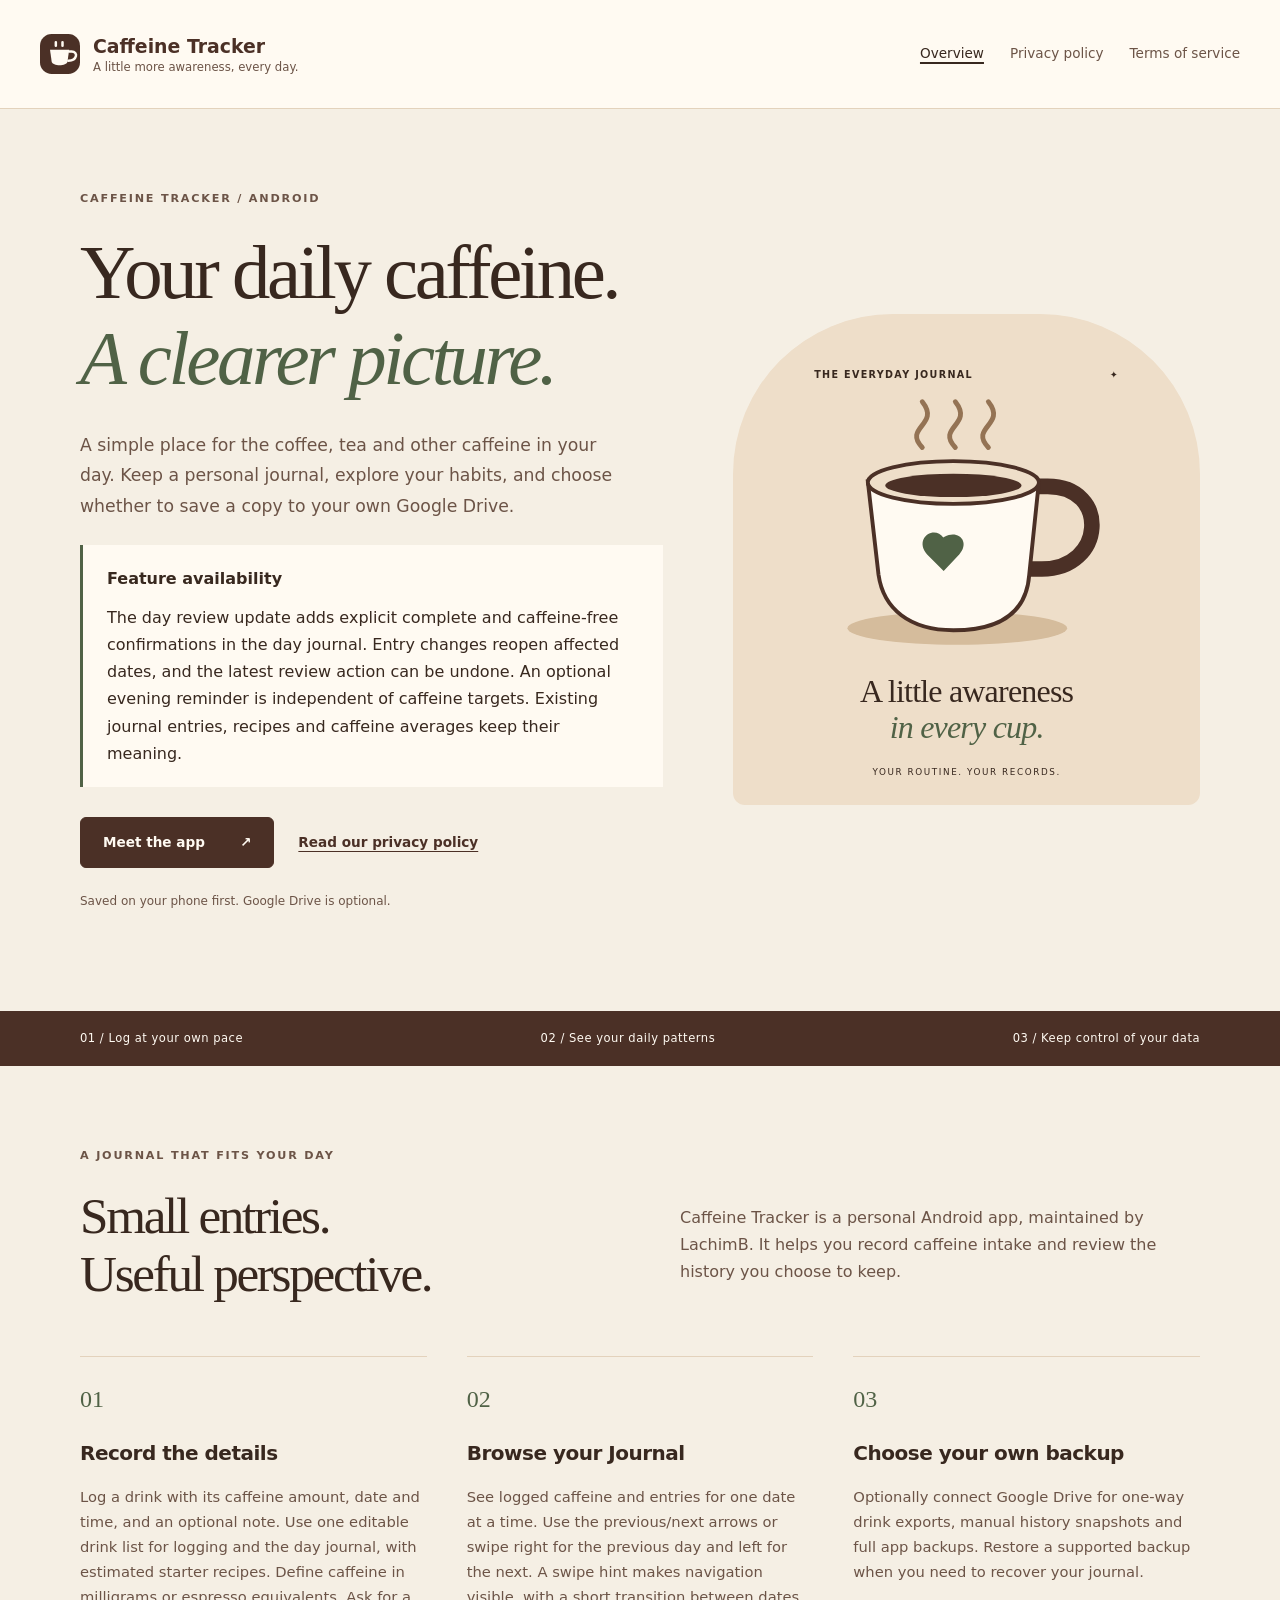
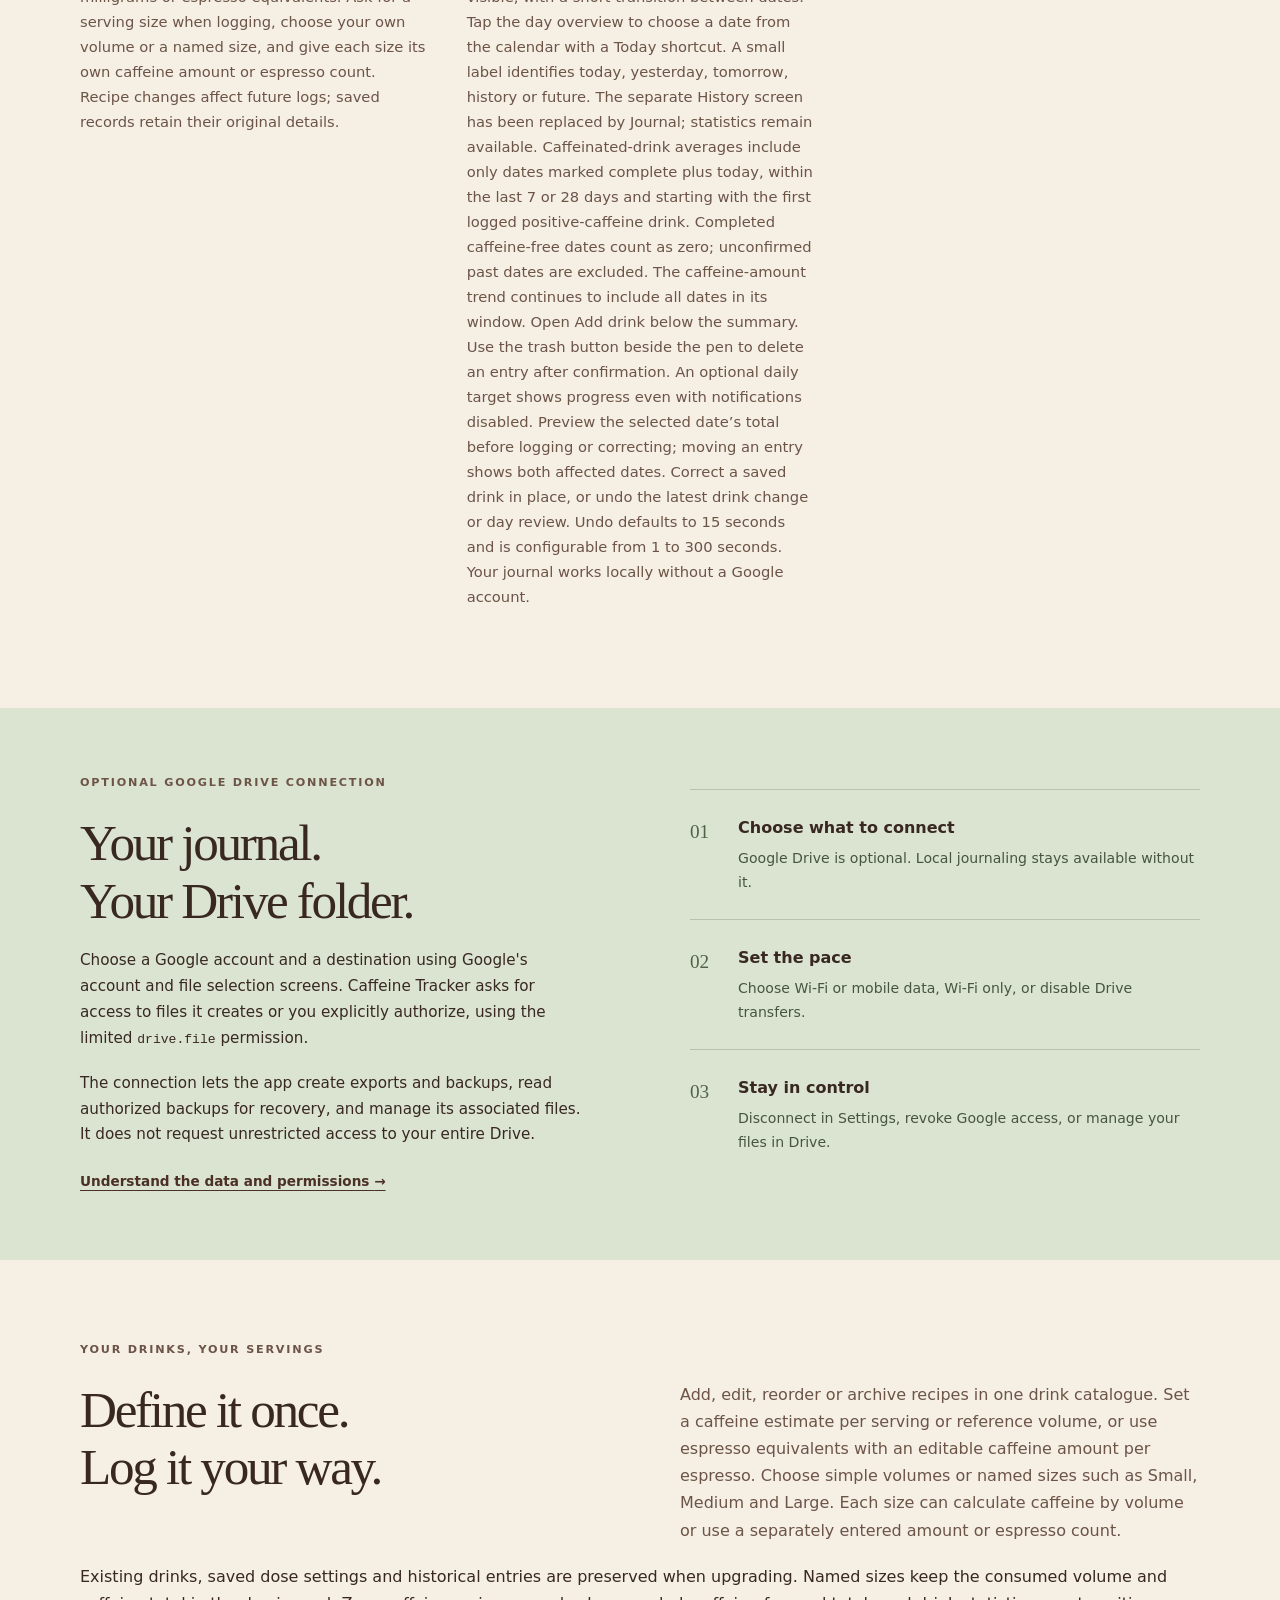
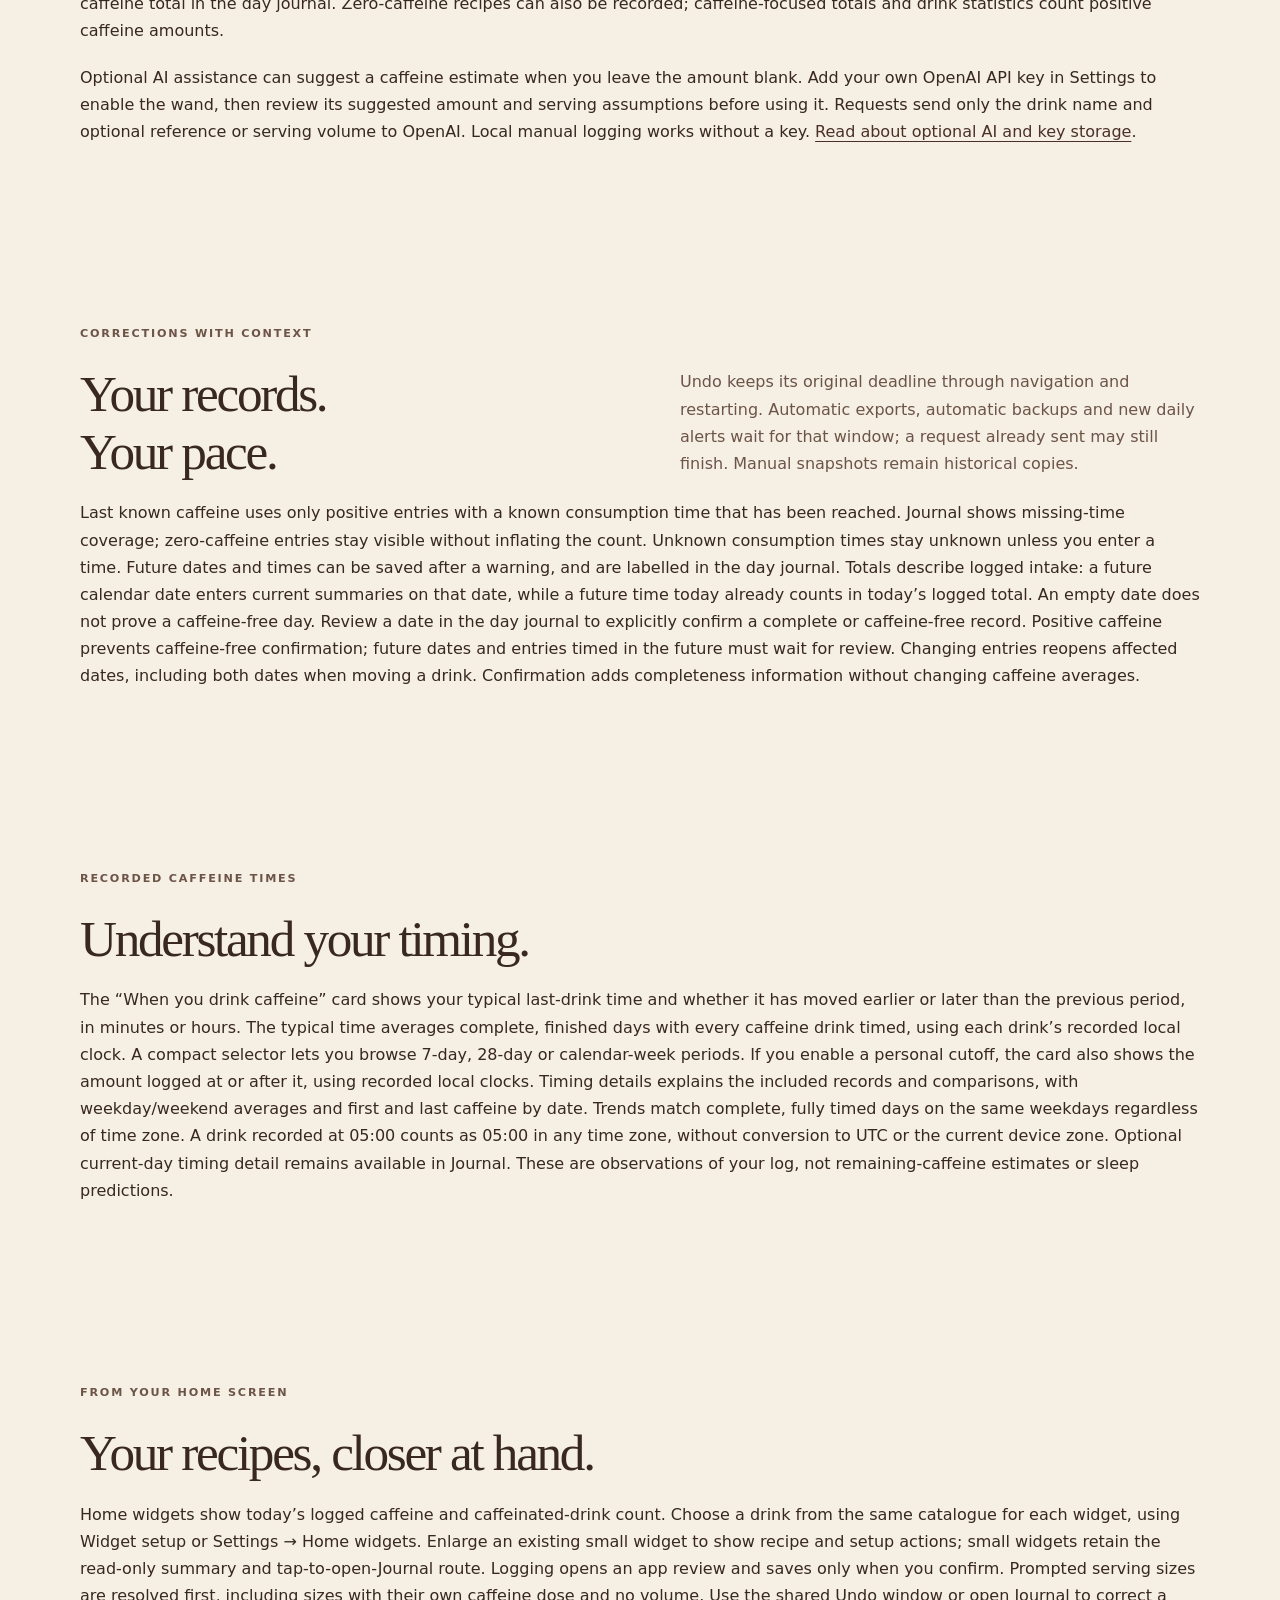
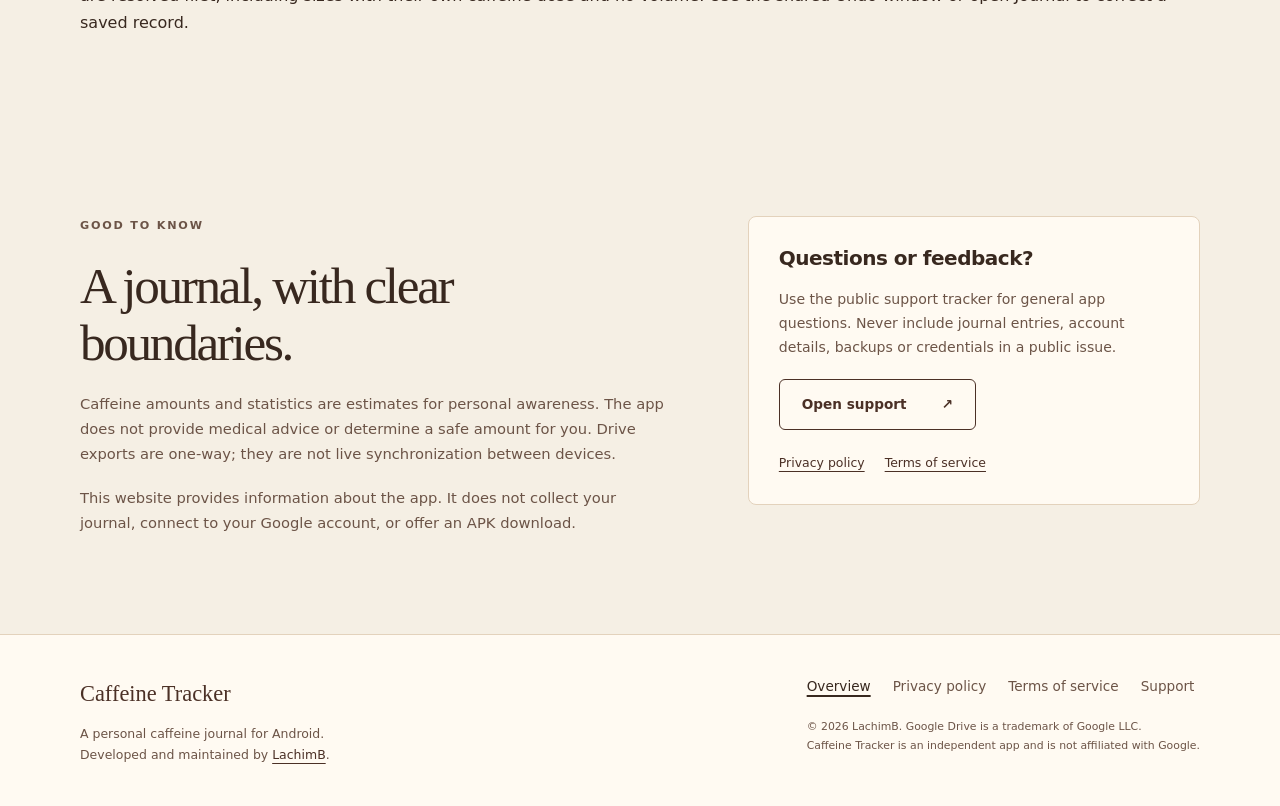
<file: index.html>
<!doctype html>
<html lang="en">
<head>
<meta charset="utf-8">
<meta name="viewport" content="width=device-width, initial-scale=1">
<meta name="description" content="Caffeine Tracker is a personal Android caffeine journal with local history, statistics and optional Google Drive exports and backups.">
<meta name="theme-color" content="#4b3026">
<meta name="referrer" content="strict-origin-when-cross-origin">
<title>Your daily caffeine, thoughtfully logged · Caffeine Tracker</title>
<link rel="canonical" href="https://lachimb.github.io/caffeine-tracker-info/">
<link rel="icon" href="assets/cup.svg" type="image/svg+xml">
<link rel="stylesheet" href="assets/style.css">
</head>
<body>
<a class="skip" href="#main">Skip to content</a>
<header class="site-header"><div class="header-inner"><a class="brand" href="index.html"><img src="assets/cup.svg" alt="" width="40" height="40"><span>Caffeine Tracker<small>A little more awareness, every day.</small></span></a><nav aria-label="Main navigation"><a href="index.html" aria-current="page">Overview</a><a href="privacy.html">Privacy policy</a><a href="terms.html">Terms of service</a></nav></div></header>
<main id="main">
<section class="hero wrap"><div class="hero-copy"><p class="eyebrow">CAFFEINE TRACKER / ANDROID</p><h1>Your daily caffeine.<br><em>A clearer picture.</em></h1><p class="lead">A simple place for the coffee, tea and other caffeine in your day. Keep a personal journal, explore your habits, and choose whether to save a copy to your own Google Drive.</p><div class="callout"><strong>Feature availability</strong><p>The day review update adds explicit complete and caffeine-free confirmations in the day journal. Entry changes reopen affected dates, and the latest review action can be undone. An optional evening reminder is independent of caffeine targets. Existing journal entries, recipes and caffeine averages keep their meaning.</p></div><div class="actions"><a class="button" href="#how-it-works">Meet the app <span aria-hidden="true">↗</span></a><a class="text-link" href="privacy.html">Read our privacy policy</a></div><p class="quiet">Saved on your phone first. Google Drive is optional.</p></div><div class="coffee-art" role="img" aria-label="An illustrated coffee cup with the words: A little awareness in every cup."><div class="art-top"><span>THE EVERYDAY JOURNAL</span><span aria-hidden="true">✦</span></div><svg viewBox="0 0 360 290" aria-hidden="true"><ellipse cx="170" cy="241" rx="113" ry="17" fill="#d5bc9c"/><path d="M246 95h17c64 0 59 85-6 85h-14" fill="none" stroke="#4b3026" stroke-width="16"/><path d="M78 90h176l-10 96c-3 41-33 57-78 57s-72-22-77-57z" fill="#fffaf2" stroke="#4b3026" stroke-width="4"/><ellipse cx="166" cy="91" rx="88" ry="22" fill="#eedec9" stroke="#4b3026" stroke-width="4"/><ellipse cx="166" cy="94" rx="70" ry="12" fill="#4b3026"/><path d="M134 55c-20-21 19-23 0-47m34 47c-20-21 19-23 0-47m34 47c-20-21 19-23 0-47" fill="none" stroke="#947354" stroke-width="5" stroke-linecap="round"/><path d="M148 154c17-20 38-5 24 11l-16 17-17-17c-14-16 7-31 17-17" fill="#506246"/></svg><p>A little awareness<br><em>in every cup.</em></p><span class="art-bottom">YOUR ROUTINE. YOUR RECORDS.</span></div></section>
<div class="promise-strip"><div class="wrap"><span>01 / Log at your own pace</span><span>02 / See your daily patterns</span><span>03 / Keep control of your data</span></div></div>
<section id="how-it-works" class="wrap section"><div class="section-heading"><p class="eyebrow">A JOURNAL THAT FITS YOUR DAY</p><h2>Small entries.<br>Useful perspective.</h2><p>Caffeine Tracker is a personal Android app, maintained by LachimB. It helps you record caffeine intake and review the history you choose to keep.</p></div><div class="features"><article><span class="number">01</span><h3>Record the details</h3><p>Log a drink with its caffeine amount, date and time, and an optional note. Use one editable drink list for logging and the day journal, with estimated starter recipes. Define caffeine in milligrams or espresso equivalents. Ask for a serving size when logging, choose your own volume or a named size, and give each size its own caffeine amount or espresso count. Recipe changes affect future logs; saved records retain their original details.</p></article><article><span class="number">02</span><h3>Browse your Journal</h3><p>See logged caffeine and entries for one date at a time. Use the previous/next arrows or swipe right for the previous day and left for the next. A swipe hint makes navigation visible, with a short transition between dates. Tap the day overview to choose a date from the calendar with a Today shortcut. A small label identifies today, yesterday, tomorrow, history or future. The separate History screen has been replaced by Journal; statistics remain available. Caffeinated-drink averages include only dates marked complete plus today, within the last 7 or 28 days and starting with the first logged positive-caffeine drink. Completed caffeine-free dates count as zero; unconfirmed past dates are excluded. The caffeine-amount trend continues to include all dates in its window. Open Add drink below the summary. Use the trash button beside the pen to delete an entry after confirmation. An optional daily target shows progress even with notifications disabled. Preview the selected date’s total before logging or correcting; moving an entry shows both affected dates. Correct a saved drink in place, or undo the latest drink change or day review. Undo defaults to 15 seconds and is configurable from 1 to 300 seconds. Your journal works locally without a Google account.</p></article><article><span class="number">03</span><h3>Choose your own backup</h3><p>Optionally connect Google Drive for one-way drink exports, manual history snapshots and full app backups. Restore a supported backup when you need to recover your journal.</p></article></div></section>
<section class="drive-section"><div class="wrap drive-grid"><div><p class="eyebrow">OPTIONAL GOOGLE DRIVE CONNECTION</p><h2>Your journal.<br>Your Drive folder.</h2><p>Choose a Google account and a destination using Google's account and file selection screens. Caffeine Tracker asks for access to files it creates or you explicitly authorize, using the limited <code>drive.file</code> permission.</p><p>The connection lets the app create exports and backups, read authorized backups for recovery, and manage its associated files. It does not request unrestricted access to your entire Drive.</p><a class="text-link" href="privacy.html#google-drive">Understand the data and permissions <span aria-hidden="true">→</span></a></div><ol class="steps"><li><strong>Choose what to connect</strong><span>Google Drive is optional. Local journaling stays available without it.</span></li><li><strong>Set the pace</strong><span>Choose Wi-Fi or mobile data, Wi-Fi only, or disable Drive transfers.</span></li><li><strong>Stay in control</strong><span>Disconnect in Settings, revoke Google access, or manage your files in Drive.</span></li></ol></div></section>
<section id="drink-catalogue" class="wrap section"><div class="section-heading"><p class="eyebrow">YOUR DRINKS, YOUR SERVINGS</p><h2>Define it once.<br>Log it your way.</h2><p>Add, edit, reorder or archive recipes in one drink catalogue. Set a caffeine estimate per serving or reference volume, or use espresso equivalents with an editable caffeine amount per espresso. Choose simple volumes or named sizes such as Small, Medium and Large. Each size can calculate caffeine by volume or use a separately entered amount or espresso count.</p></div><p>Existing drinks, saved dose settings and historical entries are preserved when upgrading. Named sizes keep the consumed volume and caffeine total in the day journal. Zero-caffeine recipes can also be recorded; caffeine-focused totals and drink statistics count positive caffeine amounts.</p><p>Optional AI assistance can suggest a caffeine estimate when you leave the amount blank. Add your own OpenAI API key in Settings to enable the wand, then review its suggested amount and serving assumptions before using it. Requests send only the drink name and optional reference or serving volume to OpenAI. Local manual logging works without a key. <a href="privacy.html#optional-ai">Read about optional AI and key storage</a>.</p></section><section class="wrap section"><div class="section-heading"><p class="eyebrow">CORRECTIONS WITH CONTEXT</p><h2>Your records.<br>Your pace.</h2><p>Undo keeps its original deadline through navigation and restarting. Automatic exports, automatic backups and new daily alerts wait for that window; a request already sent may still finish. Manual snapshots remain historical copies.</p></div><p>Last known caffeine uses only positive entries with a known consumption time that has been reached. Journal shows missing-time coverage; zero-caffeine entries stay visible without inflating the count. Unknown consumption times stay unknown unless you enter a time. Future dates and times can be saved after a warning, and are labelled in the day journal. Totals describe logged intake: a future calendar date enters current summaries on that date, while a future time today already counts in today’s logged total. An empty date does not prove a caffeine-free day. Review a date in the day journal to explicitly confirm a complete or caffeine-free record. Positive caffeine prevents caffeine-free confirmation; future dates and entries timed in the future must wait for review. Changing entries reopens affected dates, including both dates when moving a drink. Confirmation adds completeness information without changing caffeine averages.</p></section><section class="wrap section"><div class="section-heading"><p class="eyebrow">RECORDED CAFFEINE TIMES</p><h2>Understand your timing.</h2></div><p>The “When you drink caffeine” card shows your typical last-drink time and whether it has moved earlier or later than the previous period, in minutes or hours. The typical time averages complete, finished days with every caffeine drink timed, using each drink’s recorded local clock. A compact selector lets you browse 7-day, 28-day or calendar-week periods. If you enable a personal cutoff, the card also shows the amount logged at or after it, using recorded local clocks. Timing details explains the included records and comparisons, with weekday/weekend averages and first and last caffeine by date. Trends match complete, fully timed days on the same weekdays regardless of time zone. A drink recorded at 05:00 counts as 05:00 in any time zone, without conversion to UTC or the current device zone. Optional current-day timing detail remains available in Journal. These are observations of your log, not remaining-caffeine estimates or sleep predictions.</p></section><section class="wrap section"><div class="section-heading"><p class="eyebrow">FROM YOUR HOME SCREEN</p><h2>Your recipes, closer at hand.</h2></div><p>Home widgets show today’s logged caffeine and caffeinated-drink count. Choose a drink from the same catalogue for each widget, using Widget setup or Settings → Home widgets. Enlarge an existing small widget to show recipe and setup actions; small widgets retain the read-only summary and tap-to-open-Journal route. Logging opens an app review and saves only when you confirm. Prompted serving sizes are resolved first, including sizes with their own caffeine dose and no volume. Use the shared Undo window or open Journal to correct a saved record.</p></section><section class="wrap section closing"><div><p class="eyebrow">GOOD TO KNOW</p><h2>A journal, with clear boundaries.</h2><p>Caffeine amounts and statistics are estimates for personal awareness. The app does not provide medical advice or determine a safe amount for you. Drive exports are one-way; they are not live synchronization between devices.</p><p>This website provides information about the app. It does not collect your journal, connect to your Google account, or offer an APK download.</p></div><aside class="support"><h3>Questions or feedback?</h3><p>Use the public support tracker for general app questions. Never include journal entries, account details, backups or credentials in a public issue.</p><a class="button secondary" href="https://github.com/LachimB/caffeine-tracker-info/issues">Open support <span aria-hidden="true">↗</span></a><div class="legal-links"><a href="privacy.html">Privacy policy</a><a href="terms.html">Terms of service</a></div></aside></section>
</main>
<footer class="site-footer"><div><a class="footer-brand" href="index.html">Caffeine Tracker</a><p>A personal caffeine journal for Android.<br>Developed and maintained by <a href="https://github.com/LachimB">LachimB</a>.</p></div><div><nav aria-label="Footer navigation"><a href="index.html" aria-current="page">Overview</a><a href="privacy.html">Privacy policy</a><a href="terms.html">Terms of service</a><a href="https://github.com/LachimB/caffeine-tracker-info/issues">Support</a></nav><p class="fine">© 2026 LachimB. Google Drive is a trademark of Google LLC.<br>Caffeine Tracker is an independent app and is not affiliated with Google.</p></div></footer>
</body>
</html>
</file>
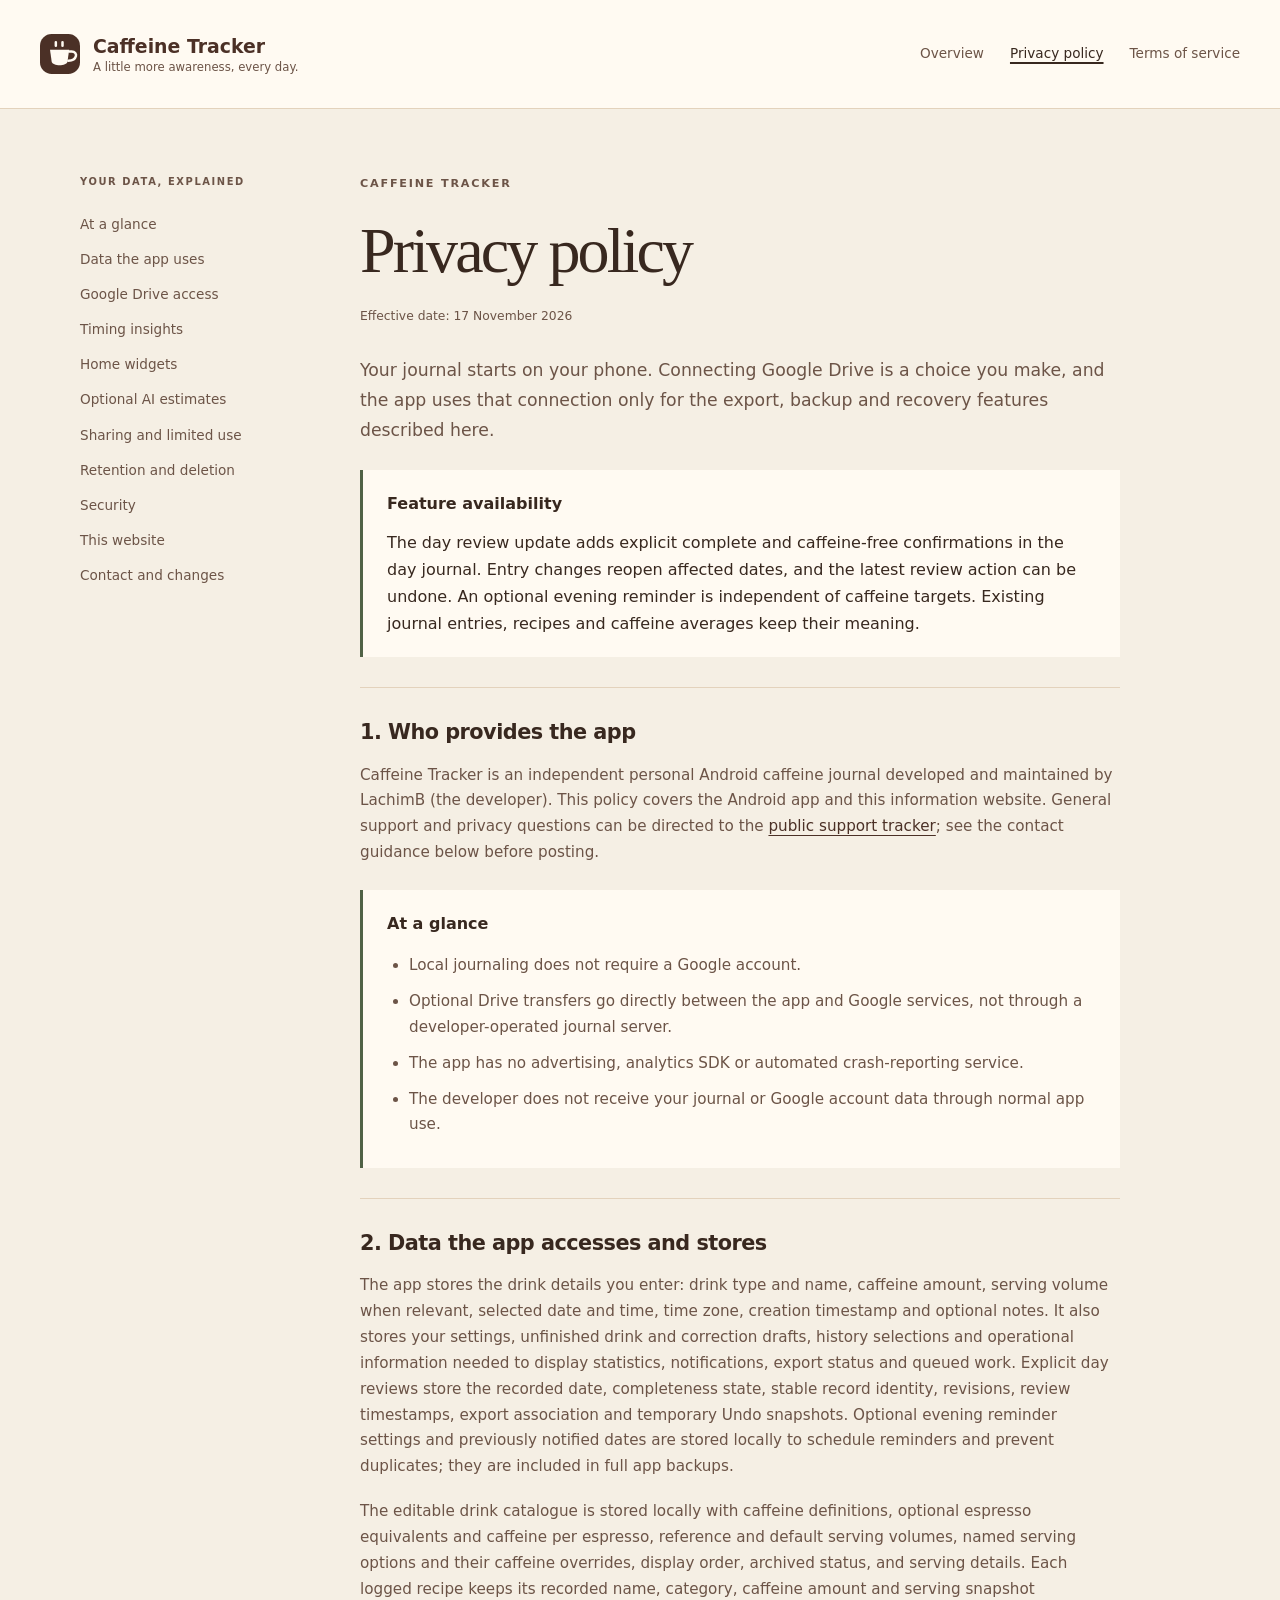
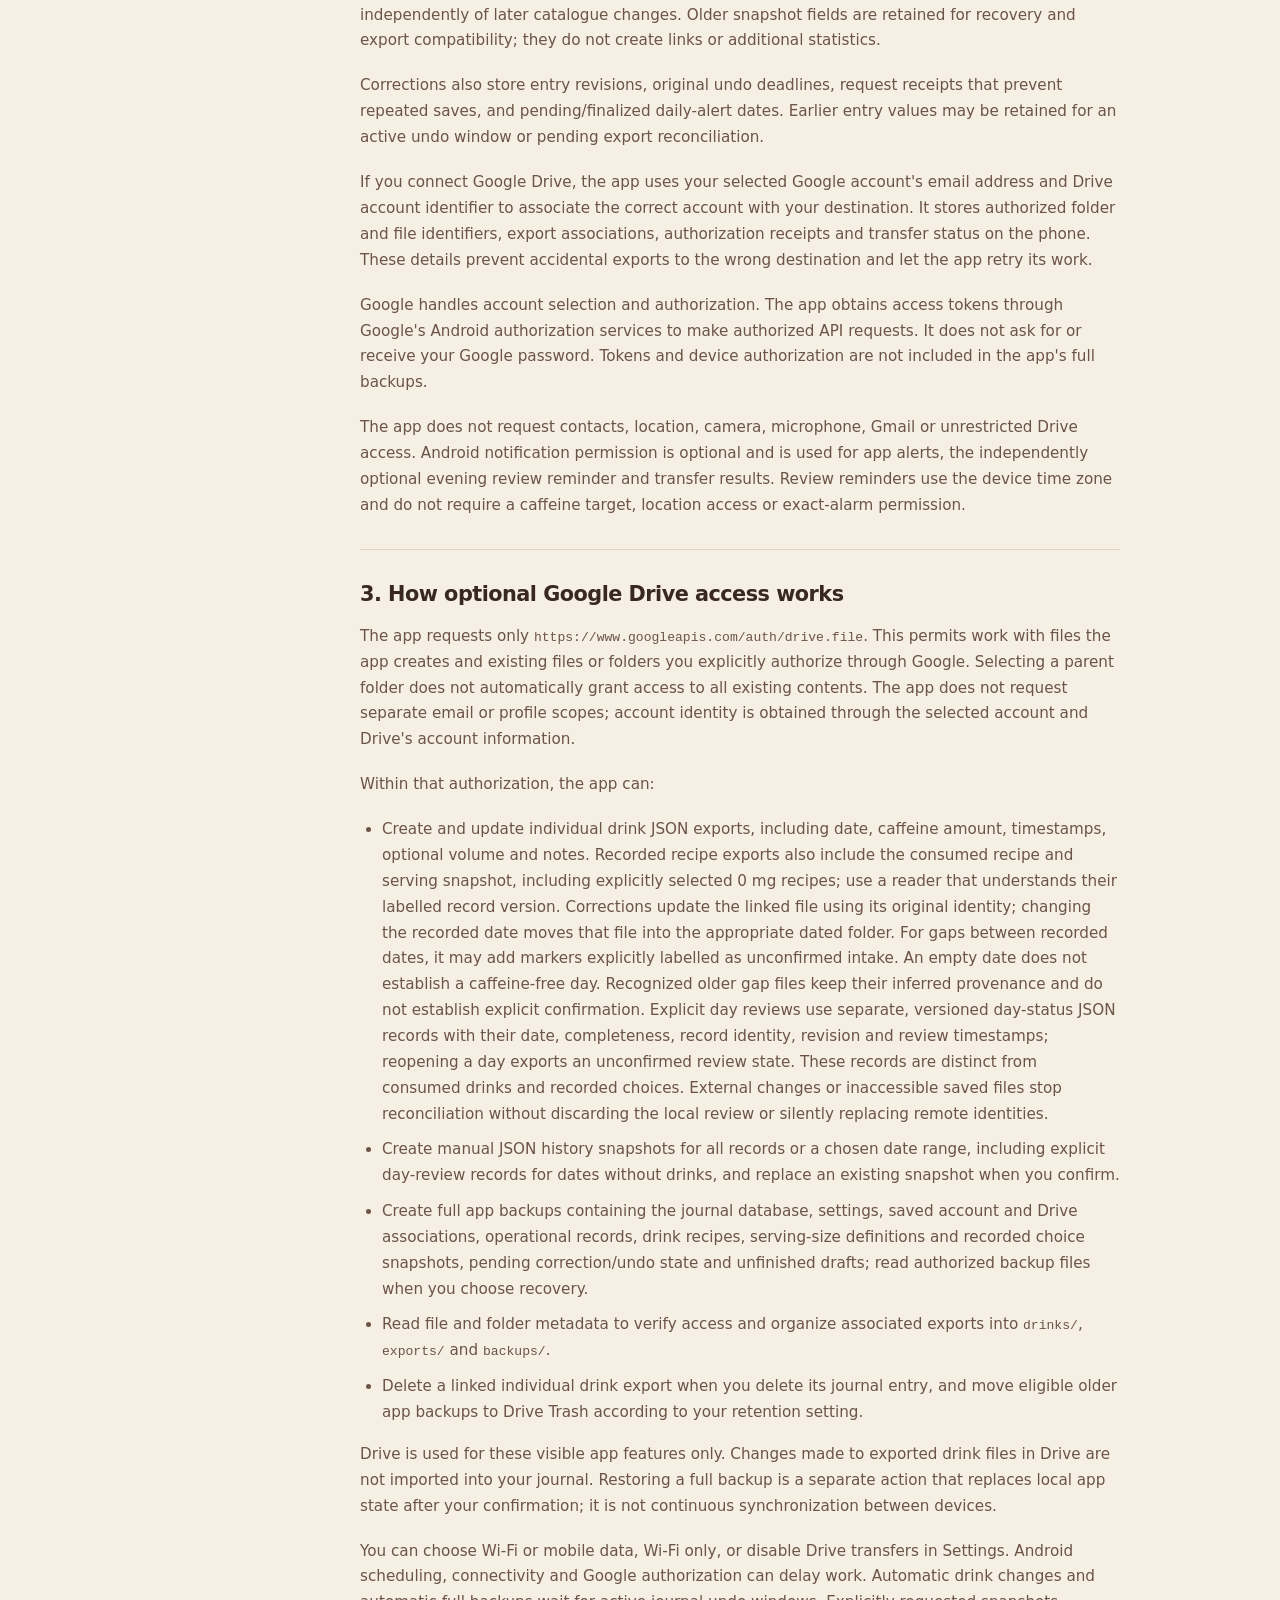
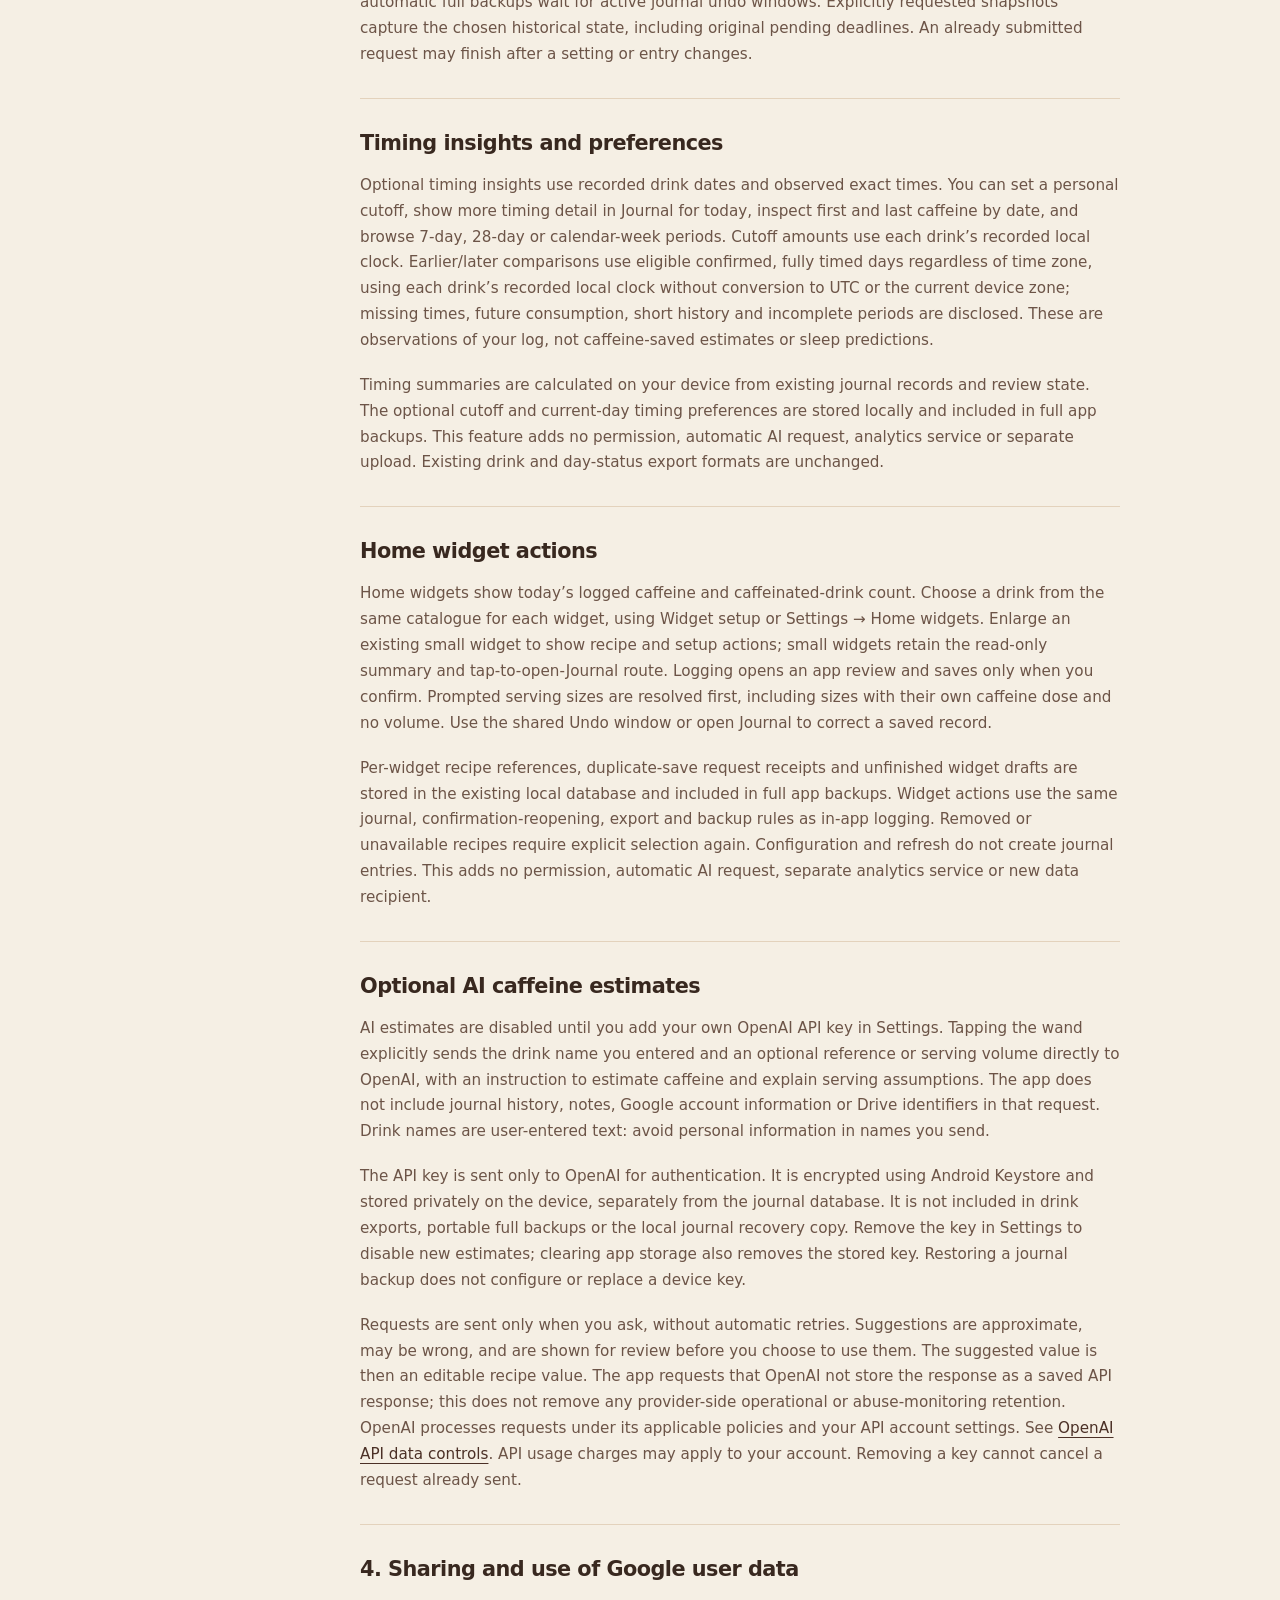
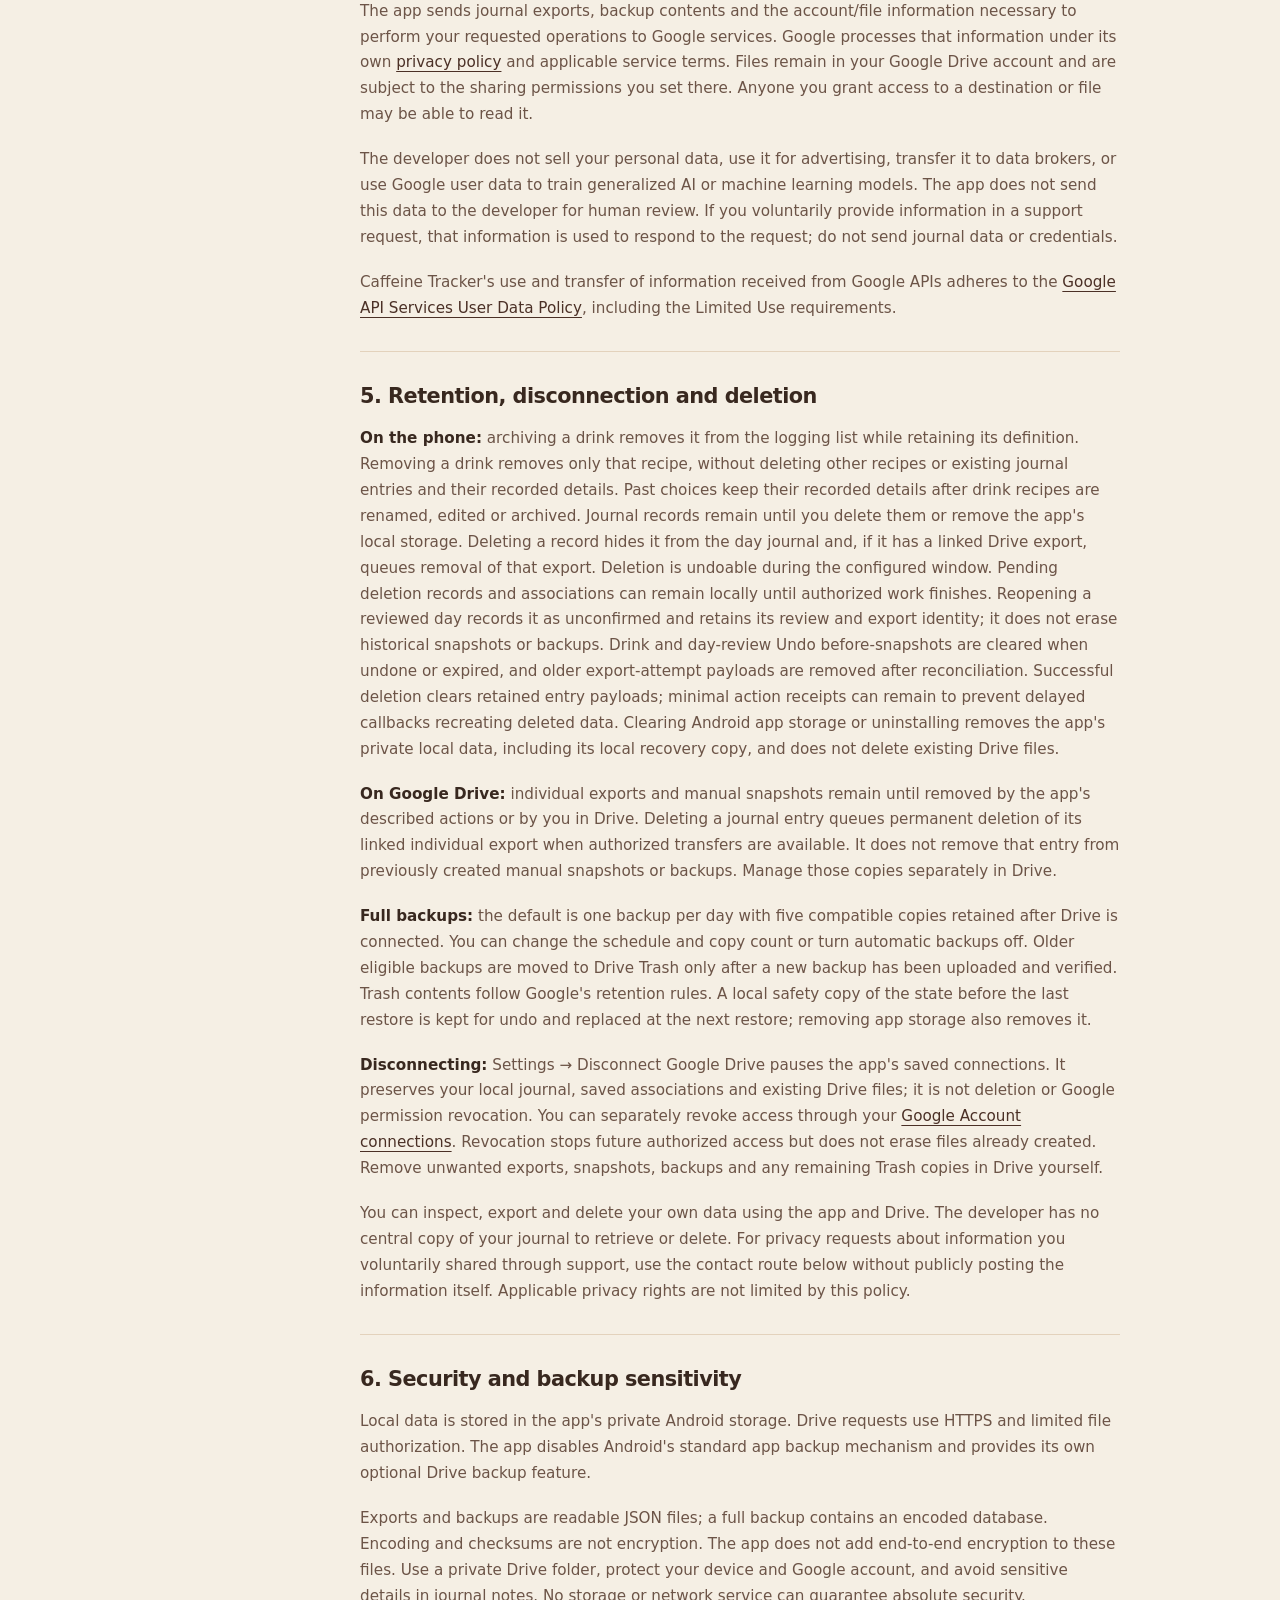
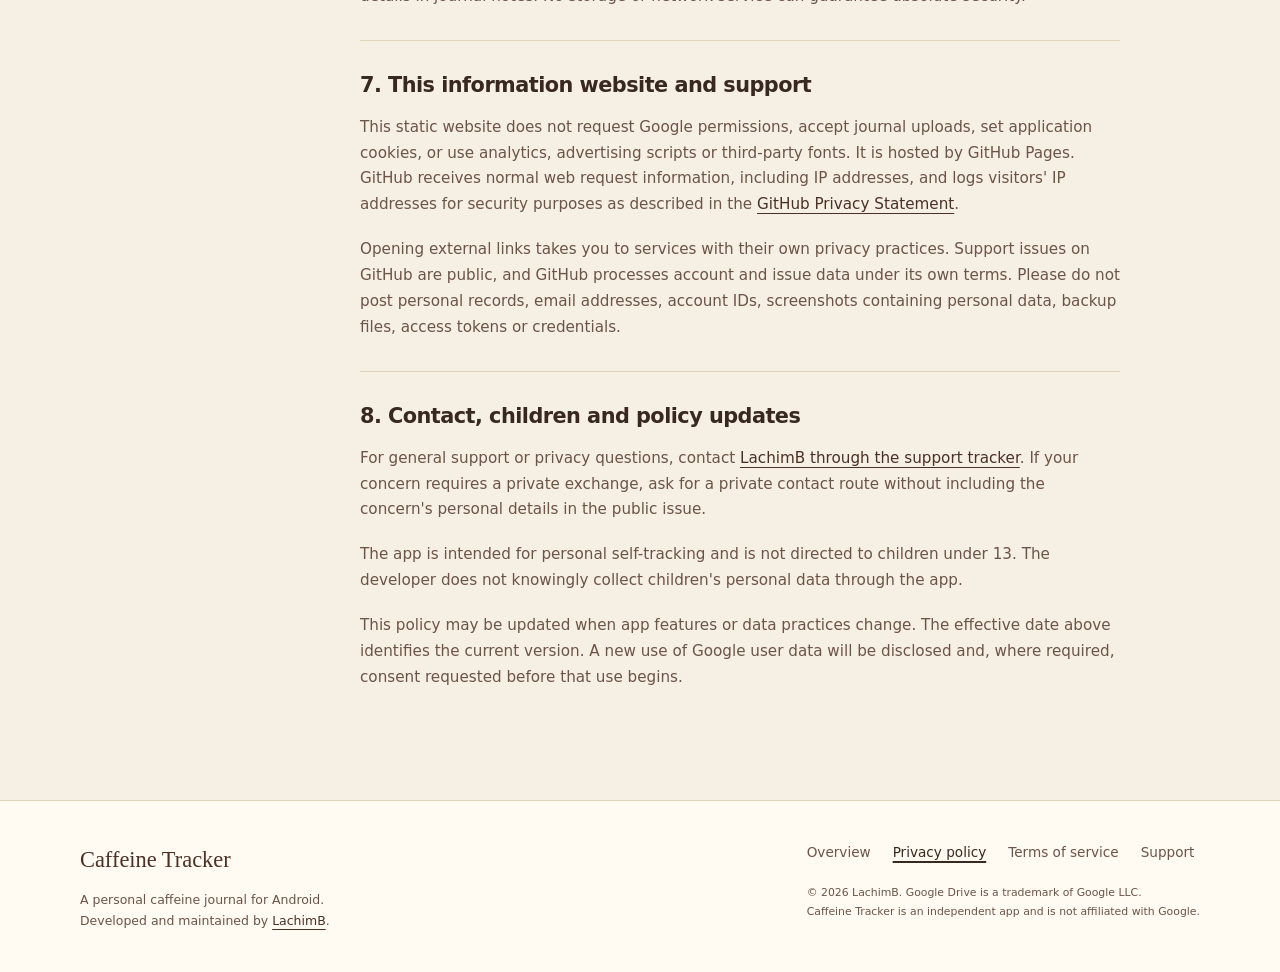
<file: privacy.html>
<!doctype html>
<html lang="en">
<head>
<meta charset="utf-8">
<meta name="viewport" content="width=device-width, initial-scale=1">
<meta name="description" content="How Caffeine Tracker accesses, uses, stores and deletes local journal data and optional Google Drive data.">
<meta name="theme-color" content="#4b3026">
<meta name="referrer" content="strict-origin-when-cross-origin">
<title>Privacy policy · Caffeine Tracker</title>
<link rel="canonical" href="https://lachimb.github.io/caffeine-tracker-info/privacy.html">
<link rel="icon" href="assets/cup.svg" type="image/svg+xml">
<link rel="stylesheet" href="assets/style.css">
</head>
<body>
<a class="skip" href="#main">Skip to content</a>
<header class="site-header"><div class="header-inner"><a class="brand" href="index.html"><img src="assets/cup.svg" alt="" width="40" height="40"><span>Caffeine Tracker<small>A little more awareness, every day.</small></span></a><nav aria-label="Main navigation"><a href="index.html">Overview</a><a href="privacy.html" aria-current="page">Privacy policy</a><a href="terms.html">Terms of service</a></nav></div></header>
<main id="main">
<div class="wrap legal-layout"><aside class="contents"><p class="eyebrow">YOUR DATA, EXPLAINED</p><nav aria-label="On this page"><a href="#overview">At a glance</a><a href="#data">Data the app uses</a><a href="#google-drive">Google Drive access</a><a href="#timing">Timing insights</a><a href="#widgets">Home widgets</a><a href="#optional-ai">Optional AI estimates</a><a href="#sharing">Sharing and limited use</a><a href="#retention">Retention and deletion</a><a href="#security">Security</a><a href="#website">This website</a><a href="#contact">Contact and changes</a></nav></aside><article class="legal"><p class="eyebrow">CAFFEINE TRACKER</p><h1>Privacy policy</h1><p class="updated">Effective date: 17 November 2026</p><p class="lead">Your journal starts on your phone. Connecting Google Drive is a choice you make, and the app uses that connection only for the export, backup and recovery features described here.</p><div class="callout"><strong>Feature availability</strong><p>The day review update adds explicit complete and caffeine-free confirmations in the day journal. Entry changes reopen affected dates, and the latest review action can be undone. An optional evening reminder is independent of caffeine targets. Existing journal entries, recipes and caffeine averages keep their meaning.</p></div>
<section id="overview"><h2>1. Who provides the app</h2><p>Caffeine Tracker is an independent personal Android caffeine journal developed and maintained by LachimB (the developer). This policy covers the Android app and this information website. General support and privacy questions can be directed to the <a href="https://github.com/LachimB/caffeine-tracker-info/issues">public support tracker</a>; see the contact guidance below before posting.</p><div class="callout"><strong>At a glance</strong><ul><li>Local journaling does not require a Google account.</li><li>Optional Drive transfers go directly between the app and Google services, not through a developer-operated journal server.</li><li>The app has no advertising, analytics SDK or automated crash-reporting service.</li><li>The developer does not receive your journal or Google account data through normal app use.</li></ul></div></section>
<section id="data"><h2>2. Data the app accesses and stores</h2><p>The app stores the drink details you enter: drink type and name, caffeine amount, serving volume when relevant, selected date and time, time zone, creation timestamp and optional notes. It also stores your settings, unfinished drink and correction drafts, history selections and operational information needed to display statistics, notifications, export status and queued work. Explicit day reviews store the recorded date, completeness state, stable record identity, revisions, review timestamps, export association and temporary Undo snapshots. Optional evening reminder settings and previously notified dates are stored locally to schedule reminders and prevent duplicates; they are included in full app backups.</p><p>The editable drink catalogue is stored locally with caffeine definitions, optional espresso equivalents and caffeine per espresso, reference and default serving volumes, named serving options and their caffeine overrides, display order, archived status, and serving details. Each logged recipe keeps its recorded name, category, caffeine amount and serving snapshot independently of later catalogue changes. Older snapshot fields are retained for recovery and export compatibility; they do not create links or additional statistics.</p><p>Corrections also store entry revisions, original undo deadlines, request receipts that prevent repeated saves, and pending/finalized daily-alert dates. Earlier entry values may be retained for an active undo window or pending export reconciliation.</p><p>If you connect Google Drive, the app uses your selected Google account's email address and Drive account identifier to associate the correct account with your destination. It stores authorized folder and file identifiers, export associations, authorization receipts and transfer status on the phone. These details prevent accidental exports to the wrong destination and let the app retry its work.</p><p>Google handles account selection and authorization. The app obtains access tokens through Google's Android authorization services to make authorized API requests. It does not ask for or receive your Google password. Tokens and device authorization are not included in the app's full backups.</p><p>The app does not request contacts, location, camera, microphone, Gmail or unrestricted Drive access. Android notification permission is optional and is used for app alerts, the independently optional evening review reminder and transfer results. Review reminders use the device time zone and do not require a caffeine target, location access or exact-alarm permission.</p></section>
<section id="google-drive"><h2>3. How optional Google Drive access works</h2><p>The app requests only <code>https://www.googleapis.com/auth/drive.file</code>. This permits work with files the app creates and existing files or folders you explicitly authorize through Google. Selecting a parent folder does not automatically grant access to all existing contents. The app does not request separate email or profile scopes; account identity is obtained through the selected account and Drive's account information.</p><p>Within that authorization, the app can:</p><ul><li>Create and update individual drink JSON exports, including date, caffeine amount, timestamps, optional volume and notes. Recorded recipe exports also include the consumed recipe and serving snapshot, including explicitly selected 0 mg recipes; use a reader that understands their labelled record version. Corrections update the linked file using its original identity; changing the recorded date moves that file into the appropriate dated folder. For gaps between recorded dates, it may add markers explicitly labelled as unconfirmed intake. An empty date does not establish a caffeine-free day. Recognized older gap files keep their inferred provenance and do not establish explicit confirmation. Explicit day reviews use separate, versioned day-status JSON records with their date, completeness, record identity, revision and review timestamps; reopening a day exports an unconfirmed review state. These records are distinct from consumed drinks and recorded choices. External changes or inaccessible saved files stop reconciliation without discarding the local review or silently replacing remote identities.</li><li>Create manual JSON history snapshots for all records or a chosen date range, including explicit day-review records for dates without drinks, and replace an existing snapshot when you confirm.</li><li>Create full app backups containing the journal database, settings, saved account and Drive associations, operational records, drink recipes, serving-size definitions and recorded choice snapshots, pending correction/undo state and unfinished drafts; read authorized backup files when you choose recovery.</li><li>Read file and folder metadata to verify access and organize associated exports into <code>drinks/</code>, <code>exports/</code> and <code>backups/</code>.</li><li>Delete a linked individual drink export when you delete its journal entry, and move eligible older app backups to Drive Trash according to your retention setting.</li></ul><p>Drive is used for these visible app features only. Changes made to exported drink files in Drive are not imported into your journal. Restoring a full backup is a separate action that replaces local app state after your confirmation; it is not continuous synchronization between devices.</p><p>You can choose Wi-Fi or mobile data, Wi-Fi only, or disable Drive transfers in Settings. Android scheduling, connectivity and Google authorization can delay work. Automatic drink changes and automatic full backups wait for active journal undo windows. Explicitly requested snapshots capture the chosen historical state, including original pending deadlines. An already submitted request may finish after a setting or entry changes.</p></section>
<section id="timing"><h2>Timing insights and preferences</h2><p>Optional timing insights use recorded drink dates and observed exact times. You can set a personal cutoff, show more timing detail in Journal for today, inspect first and last caffeine by date, and browse 7-day, 28-day or calendar-week periods. Cutoff amounts use each drink’s recorded local clock. Earlier/later comparisons use eligible confirmed, fully timed days regardless of time zone, using each drink’s recorded local clock without conversion to UTC or the current device zone; missing times, future consumption, short history and incomplete periods are disclosed. These are observations of your log, not caffeine-saved estimates or sleep predictions.</p><p>Timing summaries are calculated on your device from existing journal records and review state. The optional cutoff and current-day timing preferences are stored locally and included in full app backups. This feature adds no permission, automatic AI request, analytics service or separate upload. Existing drink and day-status export formats are unchanged.</p></section><section id="widgets"><h2>Home widget actions</h2><p>Home widgets show today’s logged caffeine and caffeinated-drink count. Choose a drink from the same catalogue for each widget, using Widget setup or Settings → Home widgets. Enlarge an existing small widget to show recipe and setup actions; small widgets retain the read-only summary and tap-to-open-Journal route. Logging opens an app review and saves only when you confirm. Prompted serving sizes are resolved first, including sizes with their own caffeine dose and no volume. Use the shared Undo window or open Journal to correct a saved record.</p><p>Per-widget recipe references, duplicate-save request receipts and unfinished widget drafts are stored in the existing local database and included in full app backups. Widget actions use the same journal, confirmation-reopening, export and backup rules as in-app logging. Removed or unavailable recipes require explicit selection again. Configuration and refresh do not create journal entries. This adds no permission, automatic AI request, separate analytics service or new data recipient.</p></section><section id="optional-ai"><h2>Optional AI caffeine estimates</h2><p>AI estimates are disabled until you add your own OpenAI API key in Settings. Tapping the wand explicitly sends the drink name you entered and an optional reference or serving volume directly to OpenAI, with an instruction to estimate caffeine and explain serving assumptions. The app does not include journal history, notes, Google account information or Drive identifiers in that request. Drink names are user-entered text: avoid personal information in names you send.</p><p>The API key is sent only to OpenAI for authentication. It is encrypted using Android Keystore and stored privately on the device, separately from the journal database. It is not included in drink exports, portable full backups or the local journal recovery copy. Remove the key in Settings to disable new estimates; clearing app storage also removes the stored key. Restoring a journal backup does not configure or replace a device key.</p><p>Requests are sent only when you ask, without automatic retries. Suggestions are approximate, may be wrong, and are shown for review before you choose to use them. The suggested value is then an editable recipe value. The app requests that OpenAI not store the response as a saved API response; this does not remove any provider-side operational or abuse-monitoring retention. OpenAI processes requests under its applicable policies and your API account settings. See <a href="https://developers.openai.com/api/docs/guides/your-data">OpenAI API data controls</a>. API usage charges may apply to your account. Removing a key cannot cancel a request already sent.</p></section><section id="sharing"><h2>4. Sharing and use of Google user data</h2><p>The app sends journal exports, backup contents and the account/file information necessary to perform your requested operations to Google services. Google processes that information under its own <a href="https://policies.google.com/privacy">privacy policy</a> and applicable service terms. Files remain in your Google Drive account and are subject to the sharing permissions you set there. Anyone you grant access to a destination or file may be able to read it.</p><p>The developer does not sell your personal data, use it for advertising, transfer it to data brokers, or use Google user data to train generalized AI or machine learning models. The app does not send this data to the developer for human review. If you voluntarily provide information in a support request, that information is used to respond to the request; do not send journal data or credentials.</p><p>Caffeine Tracker's use and transfer of information received from Google APIs adheres to the <a href="https://developers.google.com/terms/api-services-user-data-policy">Google API Services User Data Policy</a>, including the Limited Use requirements.</p></section>
<section id="retention"><h2>5. Retention, disconnection and deletion</h2><p><strong>On the phone:</strong> archiving a drink removes it from the logging list while retaining its definition. Removing a drink removes only that recipe, without deleting other recipes or existing journal entries and their recorded details. Past choices keep their recorded details after drink recipes are renamed, edited or archived. Journal records remain until you delete them or remove the app's local storage. Deleting a record hides it from the day journal and, if it has a linked Drive export, queues removal of that export. Deletion is undoable during the configured window. Pending deletion records and associations can remain locally until authorized work finishes. Reopening a reviewed day records it as unconfirmed and retains its review and export identity; it does not erase historical snapshots or backups. Drink and day-review Undo before-snapshots are cleared when undone or expired, and older export-attempt payloads are removed after reconciliation. Successful deletion clears retained entry payloads; minimal action receipts can remain to prevent delayed callbacks recreating deleted data. Clearing Android app storage or uninstalling removes the app's private local data, including its local recovery copy, and does not delete existing Drive files.</p><p><strong>On Google Drive:</strong> individual exports and manual snapshots remain until removed by the app's described actions or by you in Drive. Deleting a journal entry queues permanent deletion of its linked individual export when authorized transfers are available. It does not remove that entry from previously created manual snapshots or backups. Manage those copies separately in Drive.</p><p><strong>Full backups:</strong> the default is one backup per day with five compatible copies retained after Drive is connected. You can change the schedule and copy count or turn automatic backups off. Older eligible backups are moved to Drive Trash only after a new backup has been uploaded and verified. Trash contents follow Google's retention rules. A local safety copy of the state before the last restore is kept for undo and replaced at the next restore; removing app storage also removes it.</p><p><strong>Disconnecting:</strong> Settings → Disconnect Google Drive pauses the app's saved connections. It preserves your local journal, saved associations and existing Drive files; it is not deletion or Google permission revocation. You can separately revoke access through your <a href="https://myaccount.google.com/connections">Google Account connections</a>. Revocation stops future authorized access but does not erase files already created. Remove unwanted exports, snapshots, backups and any remaining Trash copies in Drive yourself.</p><p>You can inspect, export and delete your own data using the app and Drive. The developer has no central copy of your journal to retrieve or delete. For privacy requests about information you voluntarily shared through support, use the contact route below without publicly posting the information itself. Applicable privacy rights are not limited by this policy.</p></section>
<section id="security"><h2>6. Security and backup sensitivity</h2><p>Local data is stored in the app's private Android storage. Drive requests use HTTPS and limited file authorization. The app disables Android's standard app backup mechanism and provides its own optional Drive backup feature.</p><p>Exports and backups are readable JSON files; a full backup contains an encoded database. Encoding and checksums are not encryption. The app does not add end-to-end encryption to these files. Use a private Drive folder, protect your device and Google account, and avoid sensitive details in journal notes. No storage or network service can guarantee absolute security.</p></section>
<section id="website"><h2>7. This information website and support</h2><p>This static website does not request Google permissions, accept journal uploads, set application cookies, or use analytics, advertising scripts or third-party fonts. It is hosted by GitHub Pages. GitHub receives normal web request information, including IP addresses, and logs visitors' IP addresses for security purposes as described in the <a href="https://docs.github.com/en/site-policy/privacy-policies/github-general-privacy-statement">GitHub Privacy Statement</a>.</p><p>Opening external links takes you to services with their own privacy practices. Support issues on GitHub are public, and GitHub processes account and issue data under its own terms. Please do not post personal records, email addresses, account IDs, screenshots containing personal data, backup files, access tokens or credentials.</p></section>
<section id="contact"><h2>8. Contact, children and policy updates</h2><p>For general support or privacy questions, contact <a href="https://github.com/LachimB/caffeine-tracker-info/issues">LachimB through the support tracker</a>. If your concern requires a private exchange, ask for a private contact route without including the concern's personal details in the public issue.</p><p>The app is intended for personal self-tracking and is not directed to children under 13. The developer does not knowingly collect children's personal data through the app.</p><p>This policy may be updated when app features or data practices change. The effective date above identifies the current version. A new use of Google user data will be disclosed and, where required, consent requested before that use begins.</p></section>
</article></div>
</main>
<footer class="site-footer"><div><a class="footer-brand" href="index.html">Caffeine Tracker</a><p>A personal caffeine journal for Android.<br>Developed and maintained by <a href="https://github.com/LachimB">LachimB</a>.</p></div><div><nav aria-label="Footer navigation"><a href="index.html">Overview</a><a href="privacy.html" aria-current="page">Privacy policy</a><a href="terms.html">Terms of service</a><a href="https://github.com/LachimB/caffeine-tracker-info/issues">Support</a></nav><p class="fine">© 2026 LachimB. Google Drive is a trademark of Google LLC.<br>Caffeine Tracker is an independent app and is not affiliated with Google.</p></div></footer>
</body>
</html>
</file>
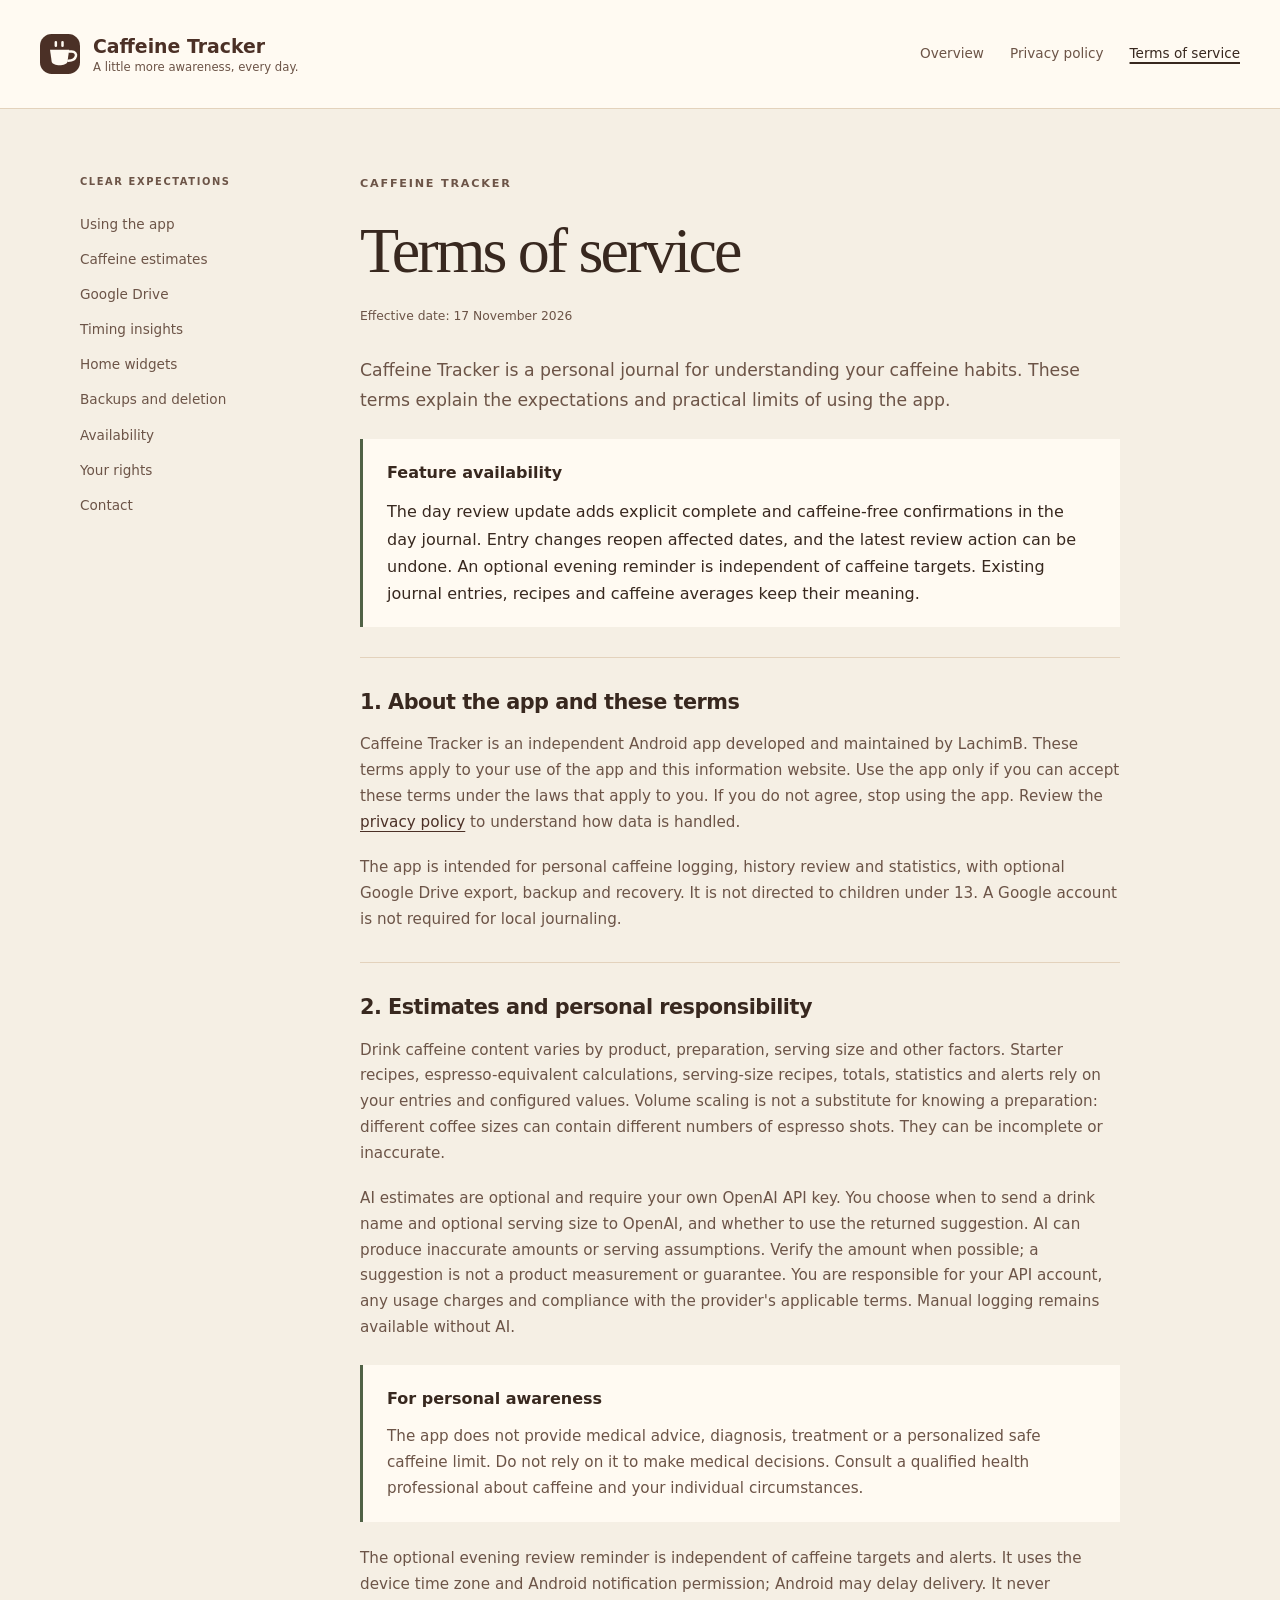
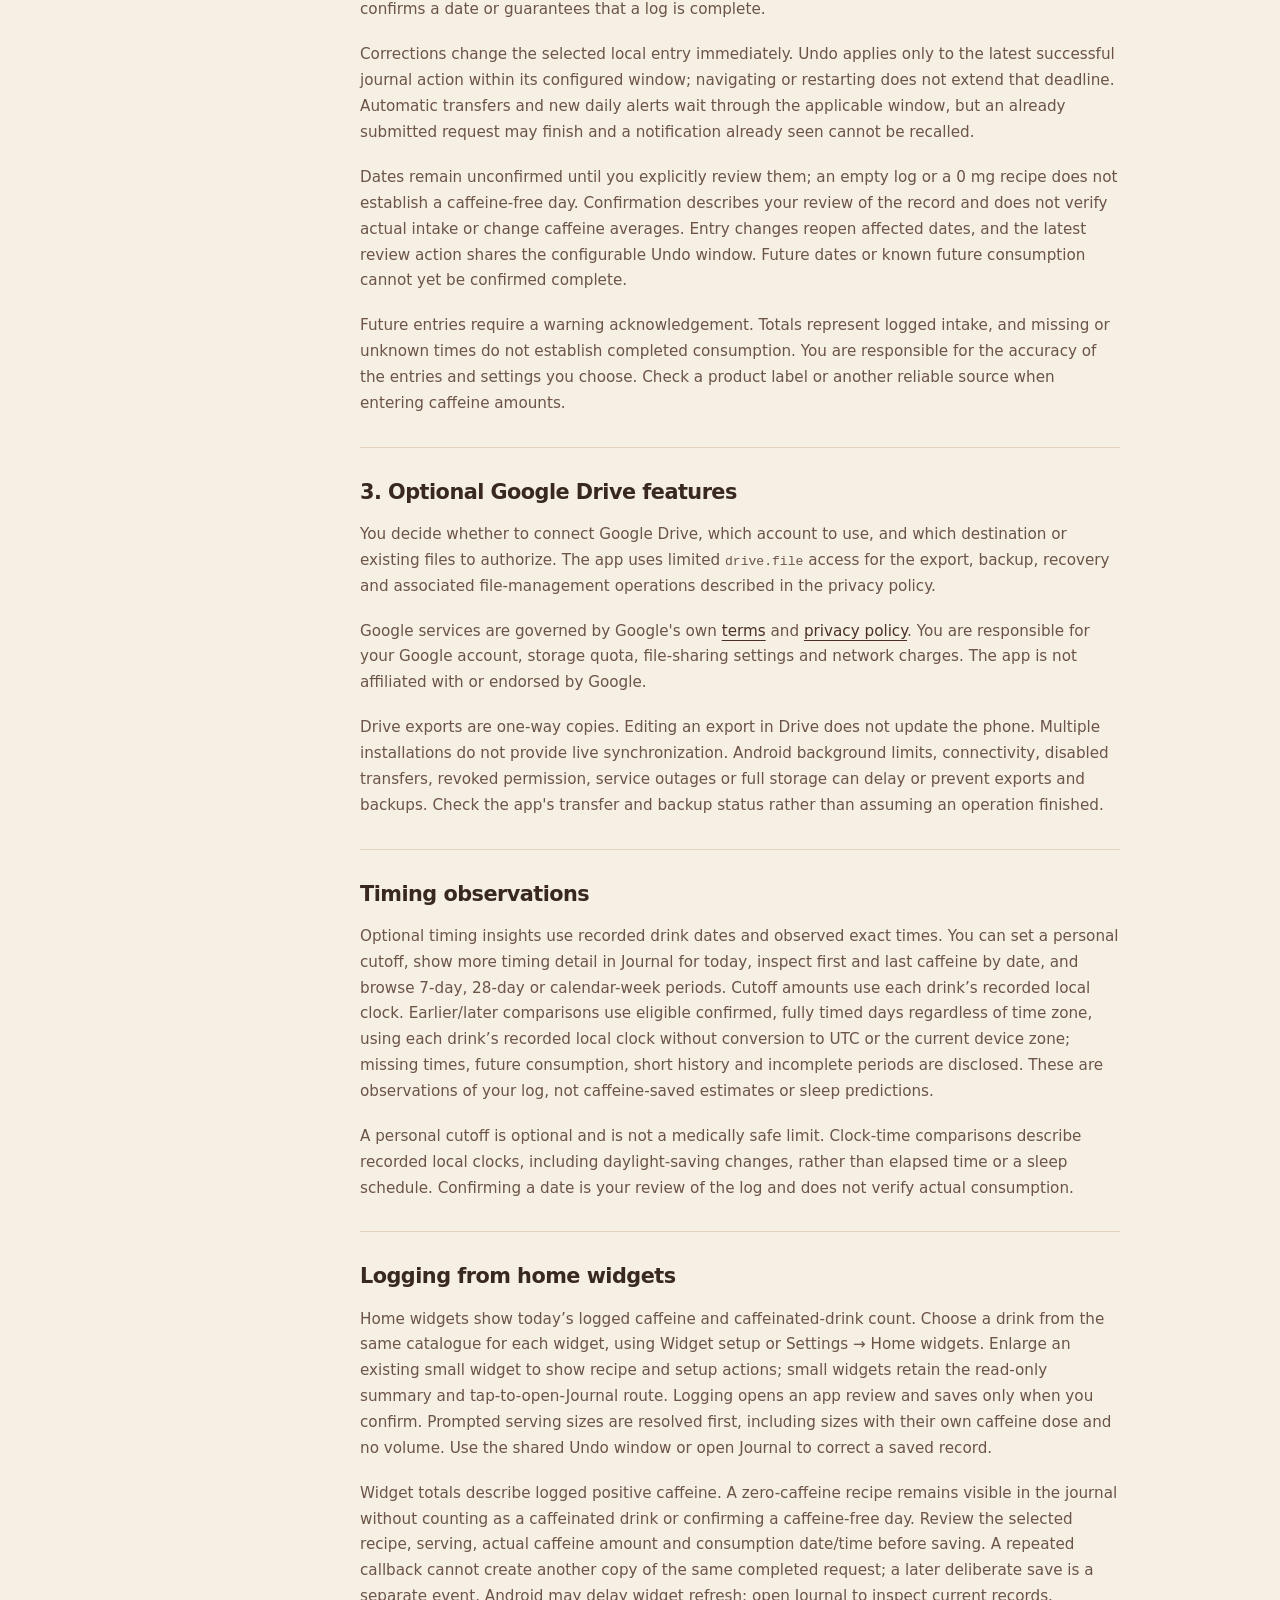
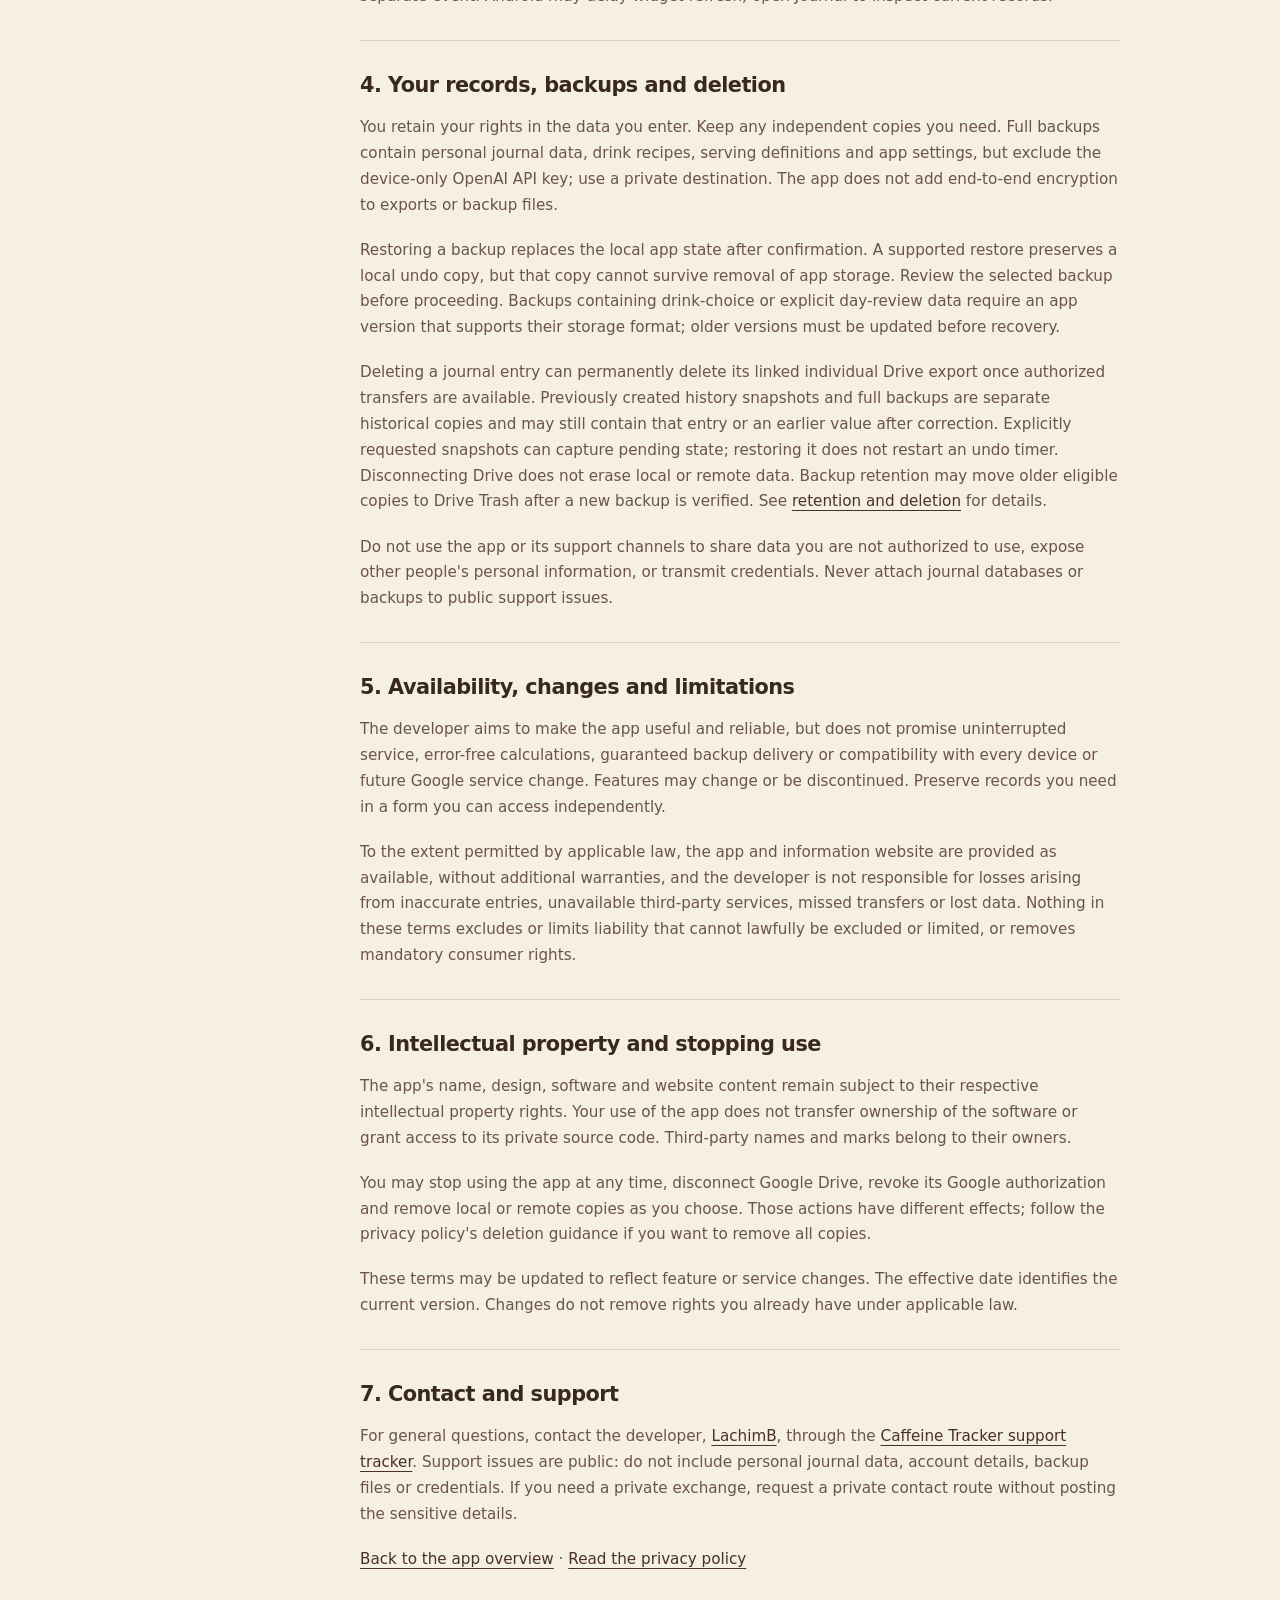
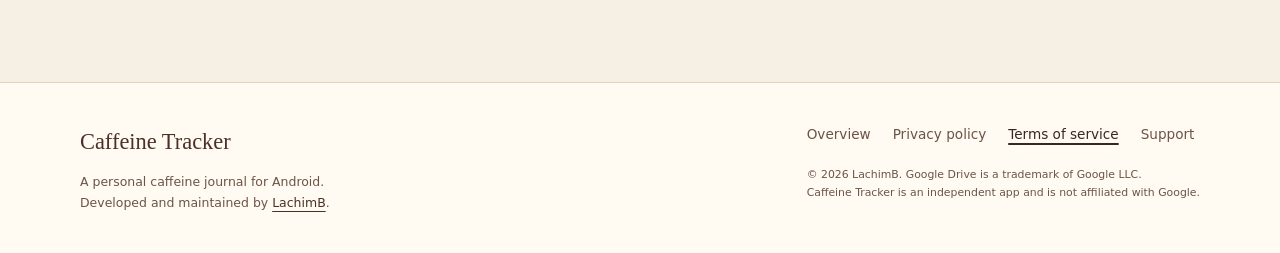
<file: terms.html>
<!doctype html>
<html lang="en">
<head>
<meta charset="utf-8">
<meta name="viewport" content="width=device-width, initial-scale=1">
<meta name="description" content="Terms for personal use of Caffeine Tracker, including estimates, optional Google Drive features, backups and support.">
<meta name="theme-color" content="#4b3026">
<meta name="referrer" content="strict-origin-when-cross-origin">
<title>Terms of service · Caffeine Tracker</title>
<link rel="canonical" href="https://lachimb.github.io/caffeine-tracker-info/terms.html">
<link rel="icon" href="assets/cup.svg" type="image/svg+xml">
<link rel="stylesheet" href="assets/style.css">
</head>
<body>
<a class="skip" href="#main">Skip to content</a>
<header class="site-header"><div class="header-inner"><a class="brand" href="index.html"><img src="assets/cup.svg" alt="" width="40" height="40"><span>Caffeine Tracker<small>A little more awareness, every day.</small></span></a><nav aria-label="Main navigation"><a href="index.html">Overview</a><a href="privacy.html">Privacy policy</a><a href="terms.html" aria-current="page">Terms of service</a></nav></div></header>
<main id="main">
<div class="wrap legal-layout"><aside class="contents"><p class="eyebrow">CLEAR EXPECTATIONS</p><nav aria-label="On this page"><a href="#use">Using the app</a><a href="#health">Caffeine estimates</a><a href="#drive">Google Drive</a><a href="#timing">Timing insights</a><a href="#widgets">Home widgets</a><a href="#backups">Backups and deletion</a><a href="#availability">Availability</a><a href="#rights">Your rights</a><a href="#contact">Contact</a></nav></aside><article class="legal"><p class="eyebrow">CAFFEINE TRACKER</p><h1>Terms of service</h1><p class="updated">Effective date: 17 November 2026</p><p class="lead">Caffeine Tracker is a personal journal for understanding your caffeine habits. These terms explain the expectations and practical limits of using the app.</p><div class="callout"><strong>Feature availability</strong><p>The day review update adds explicit complete and caffeine-free confirmations in the day journal. Entry changes reopen affected dates, and the latest review action can be undone. An optional evening reminder is independent of caffeine targets. Existing journal entries, recipes and caffeine averages keep their meaning.</p></div>
<section id="use"><h2>1. About the app and these terms</h2><p>Caffeine Tracker is an independent Android app developed and maintained by LachimB. These terms apply to your use of the app and this information website. Use the app only if you can accept these terms under the laws that apply to you. If you do not agree, stop using the app. Review the <a href="privacy.html">privacy policy</a> to understand how data is handled.</p><p>The app is intended for personal caffeine logging, history review and statistics, with optional Google Drive export, backup and recovery. It is not directed to children under 13. A Google account is not required for local journaling.</p></section>
<section id="health"><h2>2. Estimates and personal responsibility</h2><p>Drink caffeine content varies by product, preparation, serving size and other factors. Starter recipes, espresso-equivalent calculations, serving-size recipes, totals, statistics and alerts rely on your entries and configured values. Volume scaling is not a substitute for knowing a preparation: different coffee sizes can contain different numbers of espresso shots. They can be incomplete or inaccurate.</p><p>AI estimates are optional and require your own OpenAI API key. You choose when to send a drink name and optional serving size to OpenAI, and whether to use the returned suggestion. AI can produce inaccurate amounts or serving assumptions. Verify the amount when possible; a suggestion is not a product measurement or guarantee. You are responsible for your API account, any usage charges and compliance with the provider's applicable terms. Manual logging remains available without AI.</p><div class="callout"><strong>For personal awareness</strong><p>The app does not provide medical advice, diagnosis, treatment or a personalized safe caffeine limit. Do not rely on it to make medical decisions. Consult a qualified health professional about caffeine and your individual circumstances.</p></div><p>The optional evening review reminder is independent of caffeine targets and alerts. It uses the device time zone and Android notification permission; Android may delay delivery. It never confirms a date or guarantees that a log is complete.</p><p>Corrections change the selected local entry immediately. Undo applies only to the latest successful journal action within its configured window; navigating or restarting does not extend that deadline. Automatic transfers and new daily alerts wait through the applicable window, but an already submitted request may finish and a notification already seen cannot be recalled.</p><p>Dates remain unconfirmed until you explicitly review them; an empty log or a 0 mg recipe does not establish a caffeine-free day. Confirmation describes your review of the record and does not verify actual intake or change caffeine averages. Entry changes reopen affected dates, and the latest review action shares the configurable Undo window. Future dates or known future consumption cannot yet be confirmed complete.</p><p>Future entries require a warning acknowledgement. Totals represent logged intake, and missing or unknown times do not establish completed consumption. You are responsible for the accuracy of the entries and settings you choose. Check a product label or another reliable source when entering caffeine amounts.</p></section>
<section id="drive"><h2>3. Optional Google Drive features</h2><p>You decide whether to connect Google Drive, which account to use, and which destination or existing files to authorize. The app uses limited <code>drive.file</code> access for the export, backup, recovery and associated file-management operations described in the privacy policy.</p><p>Google services are governed by Google's own <a href="https://policies.google.com/terms">terms</a> and <a href="https://policies.google.com/privacy">privacy policy</a>. You are responsible for your Google account, storage quota, file-sharing settings and network charges. The app is not affiliated with or endorsed by Google.</p><p>Drive exports are one-way copies. Editing an export in Drive does not update the phone. Multiple installations do not provide live synchronization. Android background limits, connectivity, disabled transfers, revoked permission, service outages or full storage can delay or prevent exports and backups. Check the app's transfer and backup status rather than assuming an operation finished.</p></section>
<section id="timing"><h2>Timing observations</h2><p>Optional timing insights use recorded drink dates and observed exact times. You can set a personal cutoff, show more timing detail in Journal for today, inspect first and last caffeine by date, and browse 7-day, 28-day or calendar-week periods. Cutoff amounts use each drink’s recorded local clock. Earlier/later comparisons use eligible confirmed, fully timed days regardless of time zone, using each drink’s recorded local clock without conversion to UTC or the current device zone; missing times, future consumption, short history and incomplete periods are disclosed. These are observations of your log, not caffeine-saved estimates or sleep predictions.</p><p>A personal cutoff is optional and is not a medically safe limit. Clock-time comparisons describe recorded local clocks, including daylight-saving changes, rather than elapsed time or a sleep schedule. Confirming a date is your review of the log and does not verify actual consumption.</p></section><section id="widgets"><h2>Logging from home widgets</h2><p>Home widgets show today’s logged caffeine and caffeinated-drink count. Choose a drink from the same catalogue for each widget, using Widget setup or Settings → Home widgets. Enlarge an existing small widget to show recipe and setup actions; small widgets retain the read-only summary and tap-to-open-Journal route. Logging opens an app review and saves only when you confirm. Prompted serving sizes are resolved first, including sizes with their own caffeine dose and no volume. Use the shared Undo window or open Journal to correct a saved record.</p><p>Widget totals describe logged positive caffeine. A zero-caffeine recipe remains visible in the journal without counting as a caffeinated drink or confirming a caffeine-free day. Review the selected recipe, serving, actual caffeine amount and consumption date/time before saving. A repeated callback cannot create another copy of the same completed request; a later deliberate save is a separate event. Android may delay widget refresh; open Journal to inspect current records.</p></section><section id="backups"><h2>4. Your records, backups and deletion</h2><p>You retain your rights in the data you enter. Keep any independent copies you need. Full backups contain personal journal data, drink recipes, serving definitions and app settings, but exclude the device-only OpenAI API key; use a private destination. The app does not add end-to-end encryption to exports or backup files.</p><p>Restoring a backup replaces the local app state after confirmation. A supported restore preserves a local undo copy, but that copy cannot survive removal of app storage. Review the selected backup before proceeding. Backups containing drink-choice or explicit day-review data require an app version that supports their storage format; older versions must be updated before recovery.</p><p>Deleting a journal entry can permanently delete its linked individual Drive export once authorized transfers are available. Previously created history snapshots and full backups are separate historical copies and may still contain that entry or an earlier value after correction. Explicitly requested snapshots can capture pending state; restoring it does not restart an undo timer. Disconnecting Drive does not erase local or remote data. Backup retention may move older eligible copies to Drive Trash after a new backup is verified. See <a href="privacy.html#retention">retention and deletion</a> for details.</p><p>Do not use the app or its support channels to share data you are not authorized to use, expose other people's personal information, or transmit credentials. Never attach journal databases or backups to public support issues.</p></section>
<section id="availability"><h2>5. Availability, changes and limitations</h2><p>The developer aims to make the app useful and reliable, but does not promise uninterrupted service, error-free calculations, guaranteed backup delivery or compatibility with every device or future Google service change. Features may change or be discontinued. Preserve records you need in a form you can access independently.</p><p>To the extent permitted by applicable law, the app and information website are provided as available, without additional warranties, and the developer is not responsible for losses arising from inaccurate entries, unavailable third-party services, missed transfers or lost data. Nothing in these terms excludes or limits liability that cannot lawfully be excluded or limited, or removes mandatory consumer rights.</p></section>
<section id="rights"><h2>6. Intellectual property and stopping use</h2><p>The app's name, design, software and website content remain subject to their respective intellectual property rights. Your use of the app does not transfer ownership of the software or grant access to its private source code. Third-party names and marks belong to their owners.</p><p>You may stop using the app at any time, disconnect Google Drive, revoke its Google authorization and remove local or remote copies as you choose. Those actions have different effects; follow the privacy policy's deletion guidance if you want to remove all copies.</p><p>These terms may be updated to reflect feature or service changes. The effective date identifies the current version. Changes do not remove rights you already have under applicable law.</p></section>
<section id="contact"><h2>7. Contact and support</h2><p>For general questions, contact the developer, <a href="https://github.com/LachimB">LachimB</a>, through the <a href="https://github.com/LachimB/caffeine-tracker-info/issues">Caffeine Tracker support tracker</a>. Support issues are public: do not include personal journal data, account details, backup files or credentials. If you need a private exchange, request a private contact route without posting the sensitive details.</p><p><a href="index.html">Back to the app overview</a> · <a href="privacy.html">Read the privacy policy</a></p></section>
</article></div>
</main>
<footer class="site-footer"><div><a class="footer-brand" href="index.html">Caffeine Tracker</a><p>A personal caffeine journal for Android.<br>Developed and maintained by <a href="https://github.com/LachimB">LachimB</a>.</p></div><div><nav aria-label="Footer navigation"><a href="index.html">Overview</a><a href="privacy.html">Privacy policy</a><a href="terms.html" aria-current="page">Terms of service</a><a href="https://github.com/LachimB/caffeine-tracker-info/issues">Support</a></nav><p class="fine">© 2026 LachimB. Google Drive is a trademark of Google LLC.<br>Caffeine Tracker is an independent app and is not affiliated with Google.</p></div></footer>
</body>
</html>
</file>
<file: assets/style.css>
:root{--cream:#f5efe4;--paper:#fffaf2;--ink:#38281f;--muted:#6c5447;--line:#e3d2bc;--espresso:#4b3026;--oat:#eedec9;--sage:#506246;--foam:#dbe4d1}*{box-sizing:border-box}html{scroll-behavior:smooth;scroll-padding-top:2rem}body{margin:0;background:var(--cream);color:var(--ink);font-family:system-ui,-apple-system,BlinkMacSystemFont,"Segoe UI",sans-serif;font-size:16px;line-height:1.7}a{color:var(--espresso);text-underline-offset:4px}a:hover{color:var(--sage)}a:focus-visible{outline:3px solid var(--sage);outline-offset:5px;border-radius:2px}p{margin:0 0 1.2rem}h1,h2,h3{line-height:1.12;margin:0 0 1.2rem}h1,h2{font-family:Georgia,"Times New Roman",serif;font-weight:400;letter-spacing:-.045em}h1{font-size:clamp(3.3rem,6vw,5.5rem)}h2{font-size:clamp(2.2rem,4vw,3.4rem)}h3{font-size:1.25rem;font-weight:650;letter-spacing:-.025em}em{font-weight:400;color:var(--sage)}code{font-size:.86em;overflow-wrap:anywhere}.wrap{width:min(1120px,calc(100% - 80px));margin-inline:auto}.skip{position:absolute;top:-100px;left:20px;background:var(--paper);padding:12px;z-index:10}.skip:focus{top:10px}.site-header{border-bottom:1px solid var(--line);background:var(--paper)}.header-inner{width:min(1240px,calc(100% - 80px));margin:auto;min-height:108px;display:flex;justify-content:space-between;align-items:center;gap:24px}.brand{display:flex;gap:13px;align-items:center;text-decoration:none;font-weight:700;font-size:1.18rem;line-height:1.4}.brand small{display:block;font-weight:400;font-size:.73rem;color:var(--muted)}nav{display:flex;gap:26px;flex-wrap:wrap}nav a{font-size:.85rem;text-decoration:none;color:var(--muted)}nav a:hover,nav a[aria-current=page]{color:var(--ink);text-decoration:underline;text-decoration-thickness:2px}.hero{display:grid;grid-template-columns:1.25fr 1fr;gap:70px;align-items:center;padding-block:80px}.eyebrow{font-size:.7rem;font-weight:700;letter-spacing:.16em;color:var(--muted);margin-bottom:22px}.lead{font-size:1.08rem;line-height:1.75;color:var(--muted);max-width:550px}.hero h1{margin-bottom:28px}.actions{display:flex;gap:24px;align-items:center;flex-wrap:wrap;margin-top:30px}.button{display:inline-flex;gap:35px;justify-content:space-between;align-items:center;padding:13px 22px;background:var(--espresso);color:var(--paper);border:1px solid var(--espresso);border-radius:6px;text-decoration:none;font-size:.85rem;font-weight:600}.button:hover{background:var(--sage);border-color:var(--sage);color:var(--paper)}.text-link{font-weight:600;font-size:.85rem}.quiet{font-size:.75rem;color:var(--muted);margin-top:23px}.coffee-art{background:var(--oat);border-radius:160px 160px 12px 12px;min-height:475px;padding:40px 30px 25px;text-align:center;display:flex;flex-direction:column;align-items:center}.art-top{display:flex;justify-content:space-between;width:75%;font-size:.6rem;font-weight:650;letter-spacing:.14em;margin-top:13px}.coffee-art svg{display:block;width:100%;max-width:350px;margin:10px auto -3px}.coffee-art p{font-family:Georgia,serif;font-size:2rem;line-height:1.15;letter-spacing:-.025em}.art-bottom{font-size:.55rem;letter-spacing:.18em}.promise-strip{background:var(--espresso);color:var(--paper)}.promise-strip .wrap{display:flex;justify-content:space-between;gap:30px;padding-block:18px}.promise-strip span{font-size:.72rem;letter-spacing:.045em}.section{padding-block:80px}.section-heading{display:grid;grid-template-columns:1fr 1fr;column-gap:80px}.section-heading .eyebrow{grid-column:1/-1}.section-heading>p:last-child{color:var(--muted);align-self:center}.features{display:grid;grid-template-columns:repeat(3,1fr);gap:40px;margin-top:35px}.features article{border-top:1px solid var(--line);padding-top:22px}.number{display:block;font-family:Georgia,serif;font-size:1.5rem;color:var(--sage);margin-bottom:22px}.features p{color:var(--muted);font-size:.92rem}.drive-section{background:var(--foam);padding-block:65px}.drive-grid{display:grid;grid-template-columns:1fr 1fr;gap:100px;align-items:center}.drive-grid p:not(.eyebrow){font-size:.95rem}.steps{list-style:none;counter-reset:steps;margin:0;padding:0}.steps li{counter-increment:steps;position:relative;padding:24px 0 24px 48px;border-top:1px solid #b7c3ab}.steps li::before{content:counter(steps,decimal-leading-zero);position:absolute;left:0;top:26px;font-family:Georgia,serif;color:var(--sage);font-size:1.2rem}.steps strong,.steps span{display:block}.steps span{font-size:.88rem;color:#46553d;margin-top:6px}.closing{display:grid;grid-template-columns:1.3fr 1fr;gap:80px}.closing>div>p:not(.eyebrow){color:var(--muted);font-size:.92rem}.support{background:var(--paper);border:1px solid var(--line);border-radius:8px;padding:30px;align-self:start}.support p{font-size:.88rem;color:var(--muted)}.secondary{background:transparent;color:var(--espresso)}.legal-links{display:flex;gap:20px;flex-wrap:wrap;margin-top:22px;font-size:.78rem}.site-footer{display:flex;justify-content:space-between;gap:45px;border-top:1px solid var(--line);padding:40px max(40px,calc((100% - 1120px)/2));background:var(--paper)}.footer-brand{text-decoration:none;font-family:Georgia,serif;font-size:1.4rem}.site-footer p{font-size:.78rem;color:var(--muted);margin:10px 0 0}.site-footer nav{gap:22px}.site-footer .fine{font-size:.68rem;margin-top:20px}.legal-layout{display:grid;grid-template-columns:210px minmax(0,1fr);gap:70px;padding-block:65px 90px}.contents{align-self:start;position:sticky;top:30px}.contents nav{flex-direction:column;gap:12px}.contents .eyebrow{font-size:.62rem}.legal{max-width:760px}.legal h1{font-size:clamp(3rem,5vw,4.5rem)}.updated{font-size:.77rem;color:var(--muted);margin-bottom:28px}.legal h2{font-family:system-ui,sans-serif;font-size:1.3rem;font-weight:650;line-height:1.4;letter-spacing:-.025em;margin:0 0 15px}.legal section{padding-top:30px;margin-top:30px;border-top:1px solid var(--line)}.legal section p,.legal li{font-size:.95rem}.legal section p{color:var(--muted)}.legal strong{color:var(--ink)}.legal ul{padding-left:22px}.legal li{margin-bottom:10px;color:var(--muted)}.callout{background:var(--paper);border-left:3px solid var(--sage);padding:20px 24px;margin-block:24px}.callout ul{margin-bottom:0}.callout p{margin:12px 0 0}.legal .lead{max-width:100%}@media(min-width:1500px){.hero{padding-block:100px}}@media(max-width:850px){.wrap,.header-inner{width:calc(100% - 48px)}.header-inner{padding-block:22px;flex-wrap:wrap;min-height:90px}.hero{gap:32px;padding-block:50px}.hero h1{font-size:3.5rem}.coffee-art{min-height:auto;padding:30px 20px 22px}.coffee-art p{font-size:1.6rem}.art-top{font-size:.5rem}.art-bottom{font-size:.48rem}.features{gap:24px}.drive-grid{gap:40px}.closing{gap:35px}.legal-layout{grid-template-columns:160px minmax(0,1fr);gap:32px}.site-footer{padding:35px 24px;flex-direction:column;gap:22px}}@media(max-width:600px){.wrap,.header-inner{width:calc(100% - 40px)}.header-inner{gap:20px}.brand{font-size:1.1rem}.header-inner nav{gap:22px}.header-inner nav a{font-size:.78rem}.hero{grid-template-columns:1fr;gap:35px;padding-block:40px}.hero h1{font-size:3.4rem}.hero-copy .lead{font-size:1rem}.actions{gap:20px}.coffee-art{max-width:380px;width:100%;justify-self:center;min-height:410px;border-radius:150px 150px 12px 12px}.coffee-art svg{max-width:280px}.coffee-art p{font-size:1.8rem}.art-top{font-size:.55rem}.promise-strip .wrap{flex-direction:column;gap:9px;padding-block:20px}.promise-strip span{font-size:.75rem}.section{padding-block:48px}.section-heading,.features,.drive-grid,.closing{grid-template-columns:1fr;gap:24px}.section-heading .eyebrow{margin-bottom:0}.section-heading h2{margin-bottom:0}.features{margin-top:20px}.features article{padding-top:15px}.number{margin-bottom:13px}.drive-section{padding-block:45px}.closing{gap:25px}.legal-layout{display:block;padding-block:35px 55px}.contents{position:static;border-bottom:1px solid var(--line);padding-bottom:25px;margin-bottom:35px}.contents nav{flex-direction:row;gap:8px 20px}.contents nav a{font-size:.75rem}.contents .eyebrow{margin-bottom:12px}.legal h1{font-size:3.1rem}.legal section{padding-top:24px;margin-top:24px}.site-footer nav{gap:10px 20px}.callout{padding:17px}.site-footer{padding-inline:20px}}@media(prefers-reduced-motion:reduce){html{scroll-behavior:auto}}@media print{.site-header,.site-footer,.contents,.skip{display:none}.legal-layout{display:block;padding:0}.wrap{width:100%}body{background:white;color:black}.legal{max-width:none}a{color:inherit}.callout{break-inside:avoid}}
</file>
